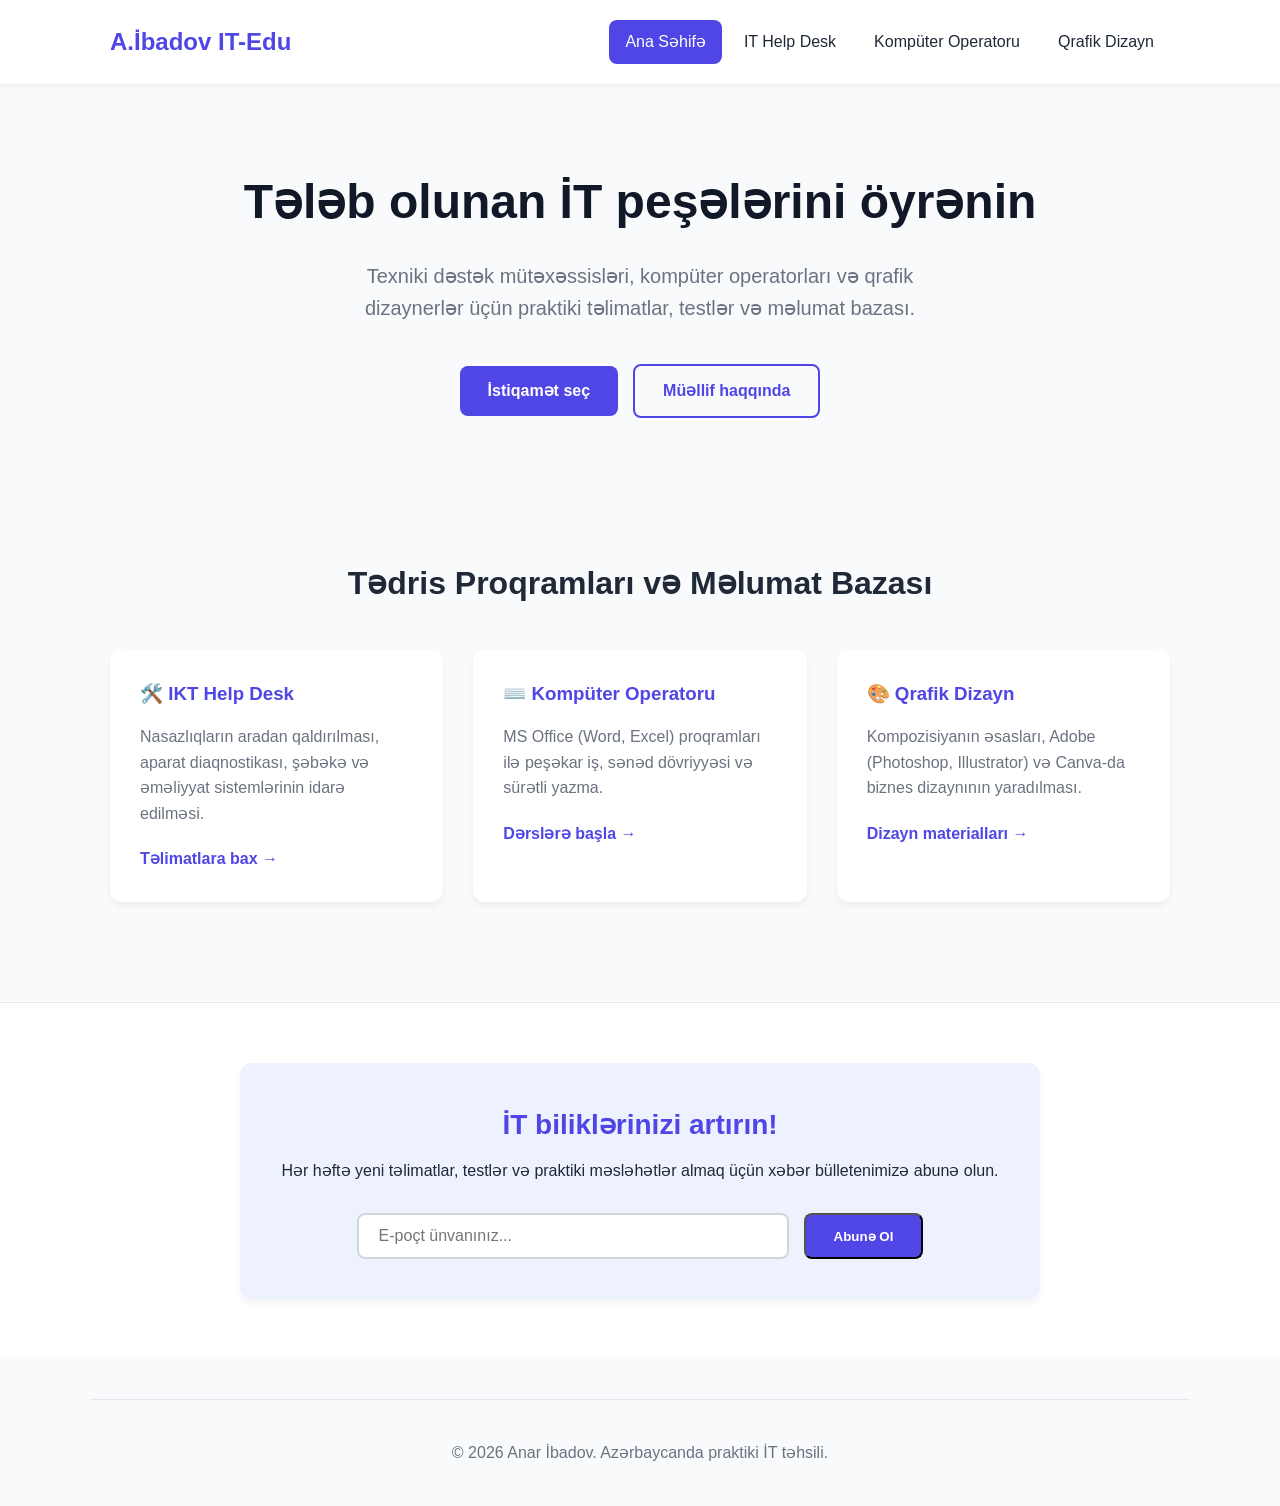
<file: index.html>
<!DOCTYPE html>
<html lang="az">

<head>
    <meta charset="UTF-8">
    <meta name="viewport" content="width=device-width, initial-scale=1.0">
    <title>Anar İbadov | İT və Dizayn Akademiyası</title>
    <link rel="stylesheet" href="css/style.css?v=3">
</head>

<body>

    <!-- Шапка (Header) -->
    <header class="header">
        <div class="container header-flex">
            <div class="logo">A.İbadov IT-Edu</div>
            <button class="mobile-menu-btn" id="menuBtn">☰</button>
            <nav class="nav-links">
                <a href="index.html" class="active">Ana Səhifə</a>
                <a href="helpdesk.html">IT Help Desk</a>
                <a href="operator.html">Kompüter Operatoru</a>
                <a href="design.html">Qrafik Dizayn</a>
            </nav>
        </div>
    </header>

    <!-- Главный экран (Hero Section) -->
    <section class="hero container">
        <h1>Tələb olunan İT peşələrini öyrənin</h1>
        <p>Texniki dəstək mütəxəssisləri, kompüter operatorları və qrafik dizaynerlər üçün praktiki təlimatlar, testlər
            və məlumat bazası.</p>
        <div class="hero-buttons">
            <a href="#courses" class="btn btn-primary">İstiqamət seç</a>
            <a href="#about" class="btn btn-outline">Müəllif haqqında</a>
        </div>
    </section>

    <!-- Разделы (Categories) -->
    <section id="courses" class="categories container">
        <h2>Tədris Proqramları və Məlumat Bazası</h2>
        <div class="grid">

            <div class="card">
                <h3>🛠️ IKT Help Desk</h3>
                <p>Nasazlıqların aradan qaldırılması, aparat diaqnostikası, şəbəkə və əməliyyat sistemlərinin idarə
                    edilməsi.</p>
                <a href="helpdesk.html" class="card-link">Təlimatlara bax →</a>
            </div>

            <div class="card">
                <h3>⌨️ Kompüter Operatoru</h3>
                <p>MS Office (Word, Excel) proqramları ilə peşəkar iş, sənəd dövriyyəsi və sürətli yazma.</p>
                <a href="operator.html" class="card-link">Dərslərə başla →</a>
            </div>

            <div class="card">
                <h3>🎨 Qrafik Dizayn</h3>
                <p>Kompozisiyanın əsasları, Adobe (Photoshop, Illustrator) və Canva-da biznes dizaynının yaradılması.
                </p>
                <a href="design.html" class="card-link">Dizayn materialları →</a>
            </div>

        </div>
    </section>
    <!-- Блок сбора контактов (Lead Generation) -->
    <section class="lead-gen-section">
        <div class="lead-gen-container">
            <div class="lead-gen-text">
                <h2>İT biliklərinizi artırın!</h2>
                <p>Hər həftə yeni təlimatlar, testlər və praktiki məsləhətlər almaq üçün xəbər bülletenimizə abunə olun.
                </p>
            </div>
            <form class="lead-gen-form" id="subscribe-form"
                onsubmit="event.preventDefault(); alert('Təşəkkürlər! E-poçt ünvanınız uğurla qeydə alındı.');">
                <input type="email" placeholder="E-poçt ünvanınız..." required>
                <button type="submit" class="btn btn-primary">Abunə Ol</button>
            </form>
        </div>
    </section>
    <!-- Подвал (Footer) -->
    <footer class="footer container">
        <p>© 2026 Anar İbadov. Azərbaycanda praktiki İT təhsili.</p>
    </footer>

    <script src="js/nav.js?v=3"></script>
    <script src="js/protect.js?v=3"></script>
</body>

</html>
</file>
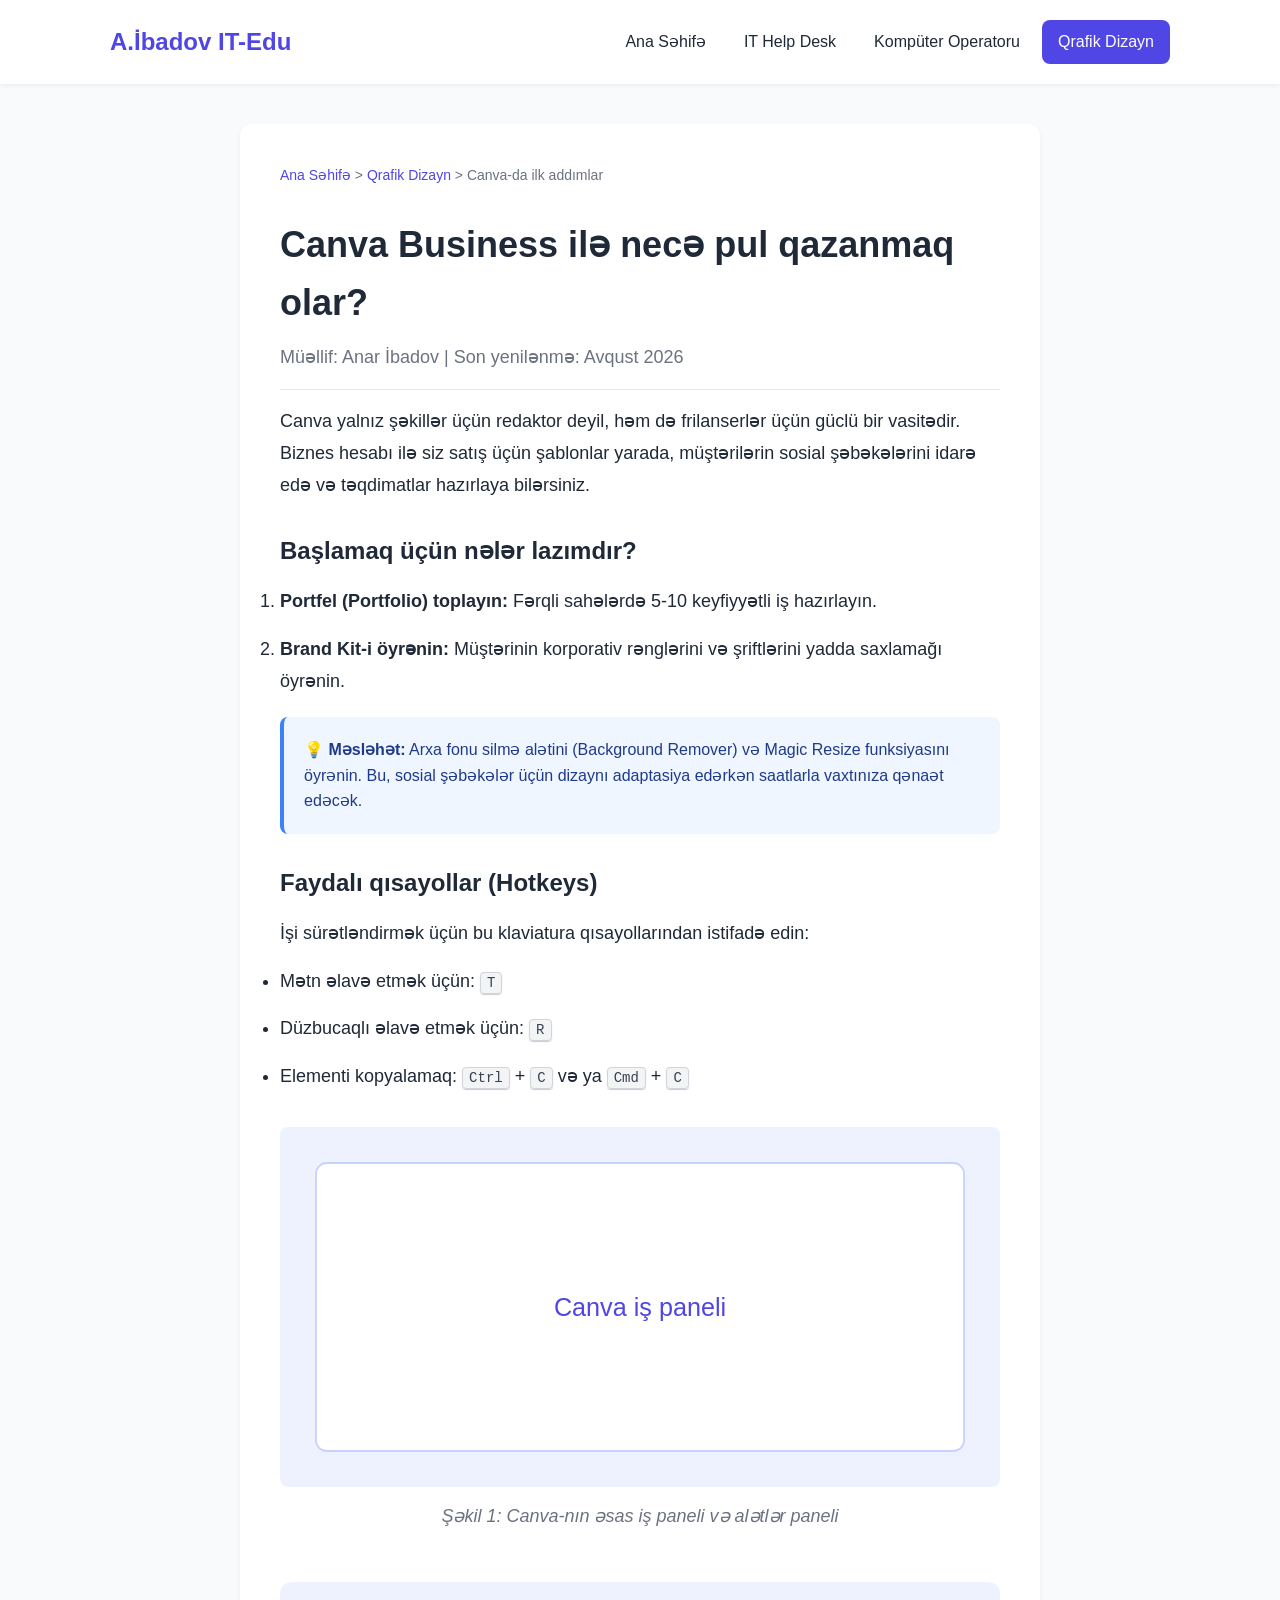
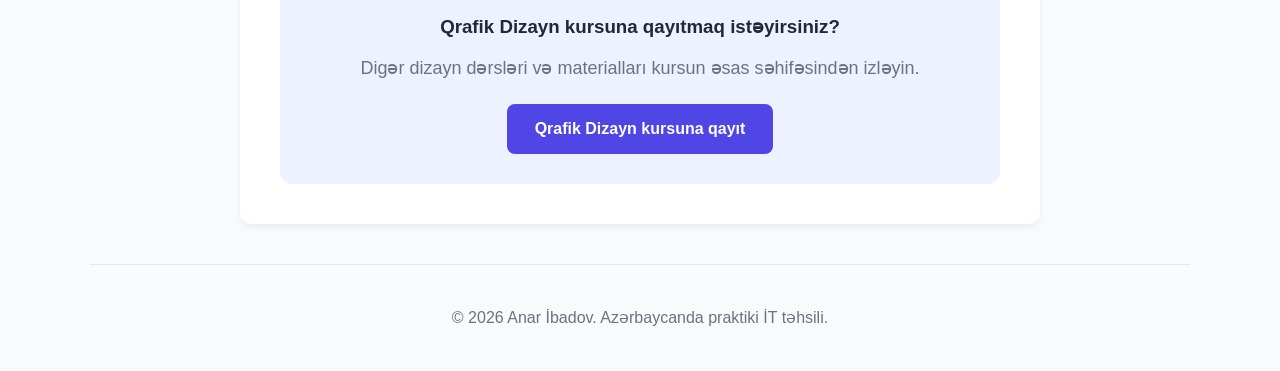
<file: article.html>
<!DOCTYPE html>
<html lang="az">
<head>
    <meta charset="UTF-8">
    <meta name="viewport" content="width=device-width, initial-scale=1.0">
    <title>Canva-da biznes dizaynının yaradılması | A.İbadov IT-Edu</title>
    <link rel="stylesheet" href="css/style.css?v=3">
</head>
<body>

    <!-- Шапка -->
    <header class="header">
        <div class="container header-flex">
            <div class="logo">A.İbadov IT-Edu</div>
            <button class="mobile-menu-btn" id="menuBtn">☰</button>
            <nav class="nav-links">
                <a href="index.html">Ana Səhifə</a>
                <a href="helpdesk.html">IT Help Desk</a>
                <a href="operator.html">Kompüter Operatoru</a>
                <a href="design.html" class="active">Qrafik Dizayn</a>
            </nav>
        </div>
    </header>

    <!-- Основной контент статьи -->
    <main class="container article-container">
        
        <!-- Хлебные крошки (Навигация) -->
        <div class="breadcrumbs">
            <!-- Убрали слэши -->
            <a href="index.html">Ana Səhifə</a> > <a href="design.html">Qrafik Dizayn</a> > Canva-da ilk addımlar
        </div>

        <article class="content">
            <h1>Canva Business ilə necə pul qazanmaq olar?</h1>
            <p class="article-meta">Müəllif: Anar İbadov | Son yenilənmə: Avqust 2026</p>

            <p>Canva yalnız şəkillər üçün redaktor deyil, həm də frilanserlər üçün güclü bir vasitədir. Biznes hesabı ilə siz satış üçün şablonlar yarada, müştərilərin sosial şəbəkələrini idarə edə və təqdimatlar hazırlaya bilərsiniz.</p>

            <h2>Başlamaq üçün nələr lazımdır?</h2>
            <ol>
                <li><strong>Portfel (Portfolio) toplayın:</strong> Fərqli sahələrdə 5-10 keyfiyyətli iş hazırlayın.</li>
                <li><strong>Brand Kit-i öyrənin:</strong> Müştərinin korporativ rənglərini və şriftlərini yadda saxlamağı öyrənin.</li>
            </ol>

            <!-- Блок "Внимание / Важно" -->
            <div class="alert alert-info">
                <strong>💡 Məsləhət:</strong> Arxa fonu silmə alətini (Background Remover) və Magic Resize funksiyasını öyrənin. Bu, sosial şəbəkələr üçün dizaynı adaptasiya edərkən saatlarla vaxtınıza qənaət edəcək.
            </div>

            <h2>Faydalı qısayollar (Hotkeys)</h2>
            <p>İşi sürətləndirmək üçün bu klaviatura qısayollarından istifadə edin:</p>
            <ul>
                <li>Mətn əlavə etmək üçün: <kbd>T</kbd></li>
                <li>Düzbucaqlı əlavə etmək üçün: <kbd>R</kbd></li>
                <li>Elementi kopyalamaq: <kbd>Ctrl</kbd> + <kbd>C</kbd> və ya <kbd>Cmd</kbd> + <kbd>C</kbd></li>
            </ul>

            <!-- Место для скриншота/изображения -->
            <div class="article-image">
                <img src="data:image/svg+xml,%3Csvg xmlns='http://www.w3.org/2000/svg' viewBox='0 0 800 400'%3E%3Crect width='800' height='400' fill='%23EEF2FF'/%3E%3Crect x='40' y='40' width='720' height='320' rx='12' fill='%23FFFFFF' stroke='%23C7D2FE' stroke-width='2'/%3E%3Ctext x='400' y='210' font-family='Arial, sans-serif' font-size='28' fill='%234F46E5' text-anchor='middle'%3ECanva iş paneli%3C/text%3E%3C/svg%3E" alt="Canva iş paneli">
                <p class="caption">Şəkil 1: Canva-nın əsas iş paneli və alətlər paneli</p>
            </div>

            <div style="margin-top: 50px; background: #EEF2FF; padding: 30px; border-radius: 12px; text-align: center;">
                <h3>Qrafik Dizayn kursuna qayıtmaq istəyirsiniz?</h3>
                <p style="color: var(--text-light); margin: 10px 0 20px 0;">Digər dizayn dərsləri və materialları kursun əsas səhifəsindən izləyin.</p>
                <a href="design.html" class="btn btn-primary">Qrafik Dizayn kursuna qayıt</a>
            </div>

        </article>
    </main>

    <footer class="footer container">
        <p>© 2026 Anar İbadov. Azərbaycanda praktiki İT təhsili.</p>
    </footer>

    <script src="js/nav.js?v=3"></script>
    <script src="js/protect.js?v=3"></script>
</body>
</html>
</file>
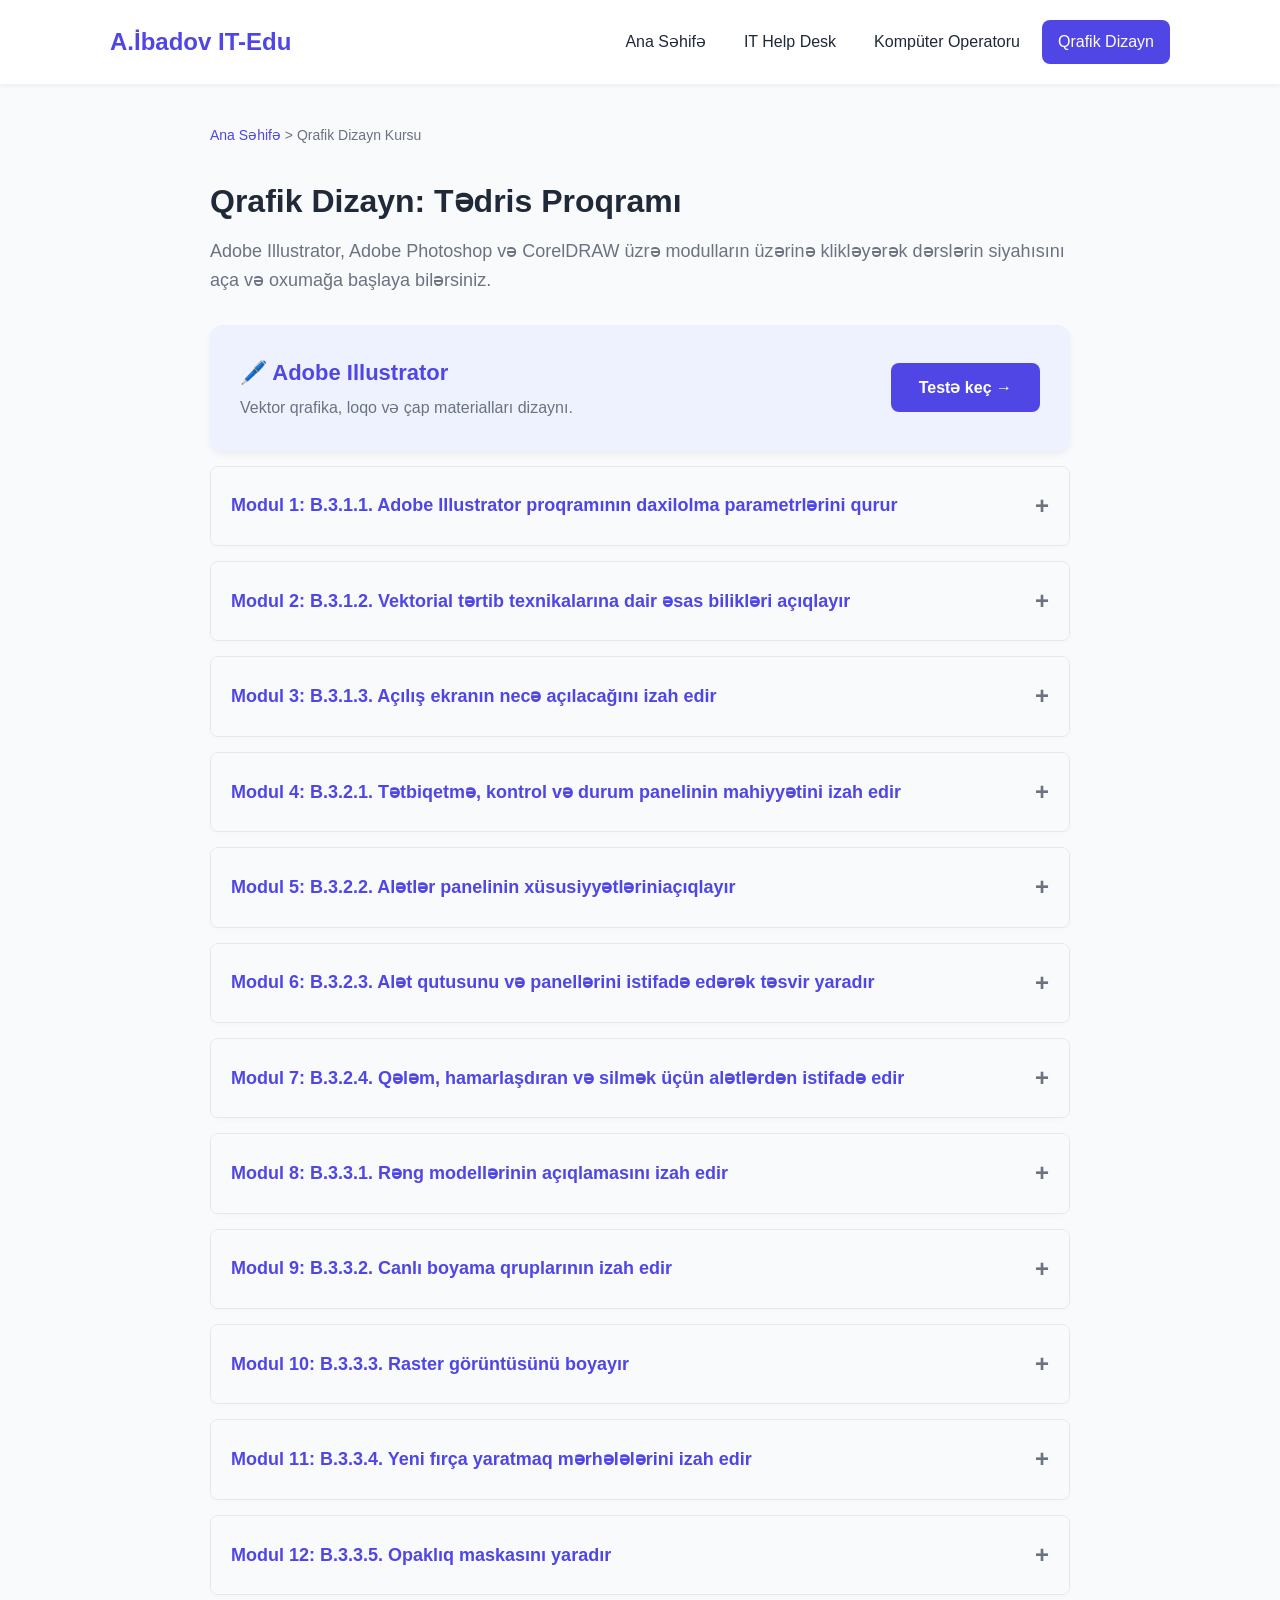
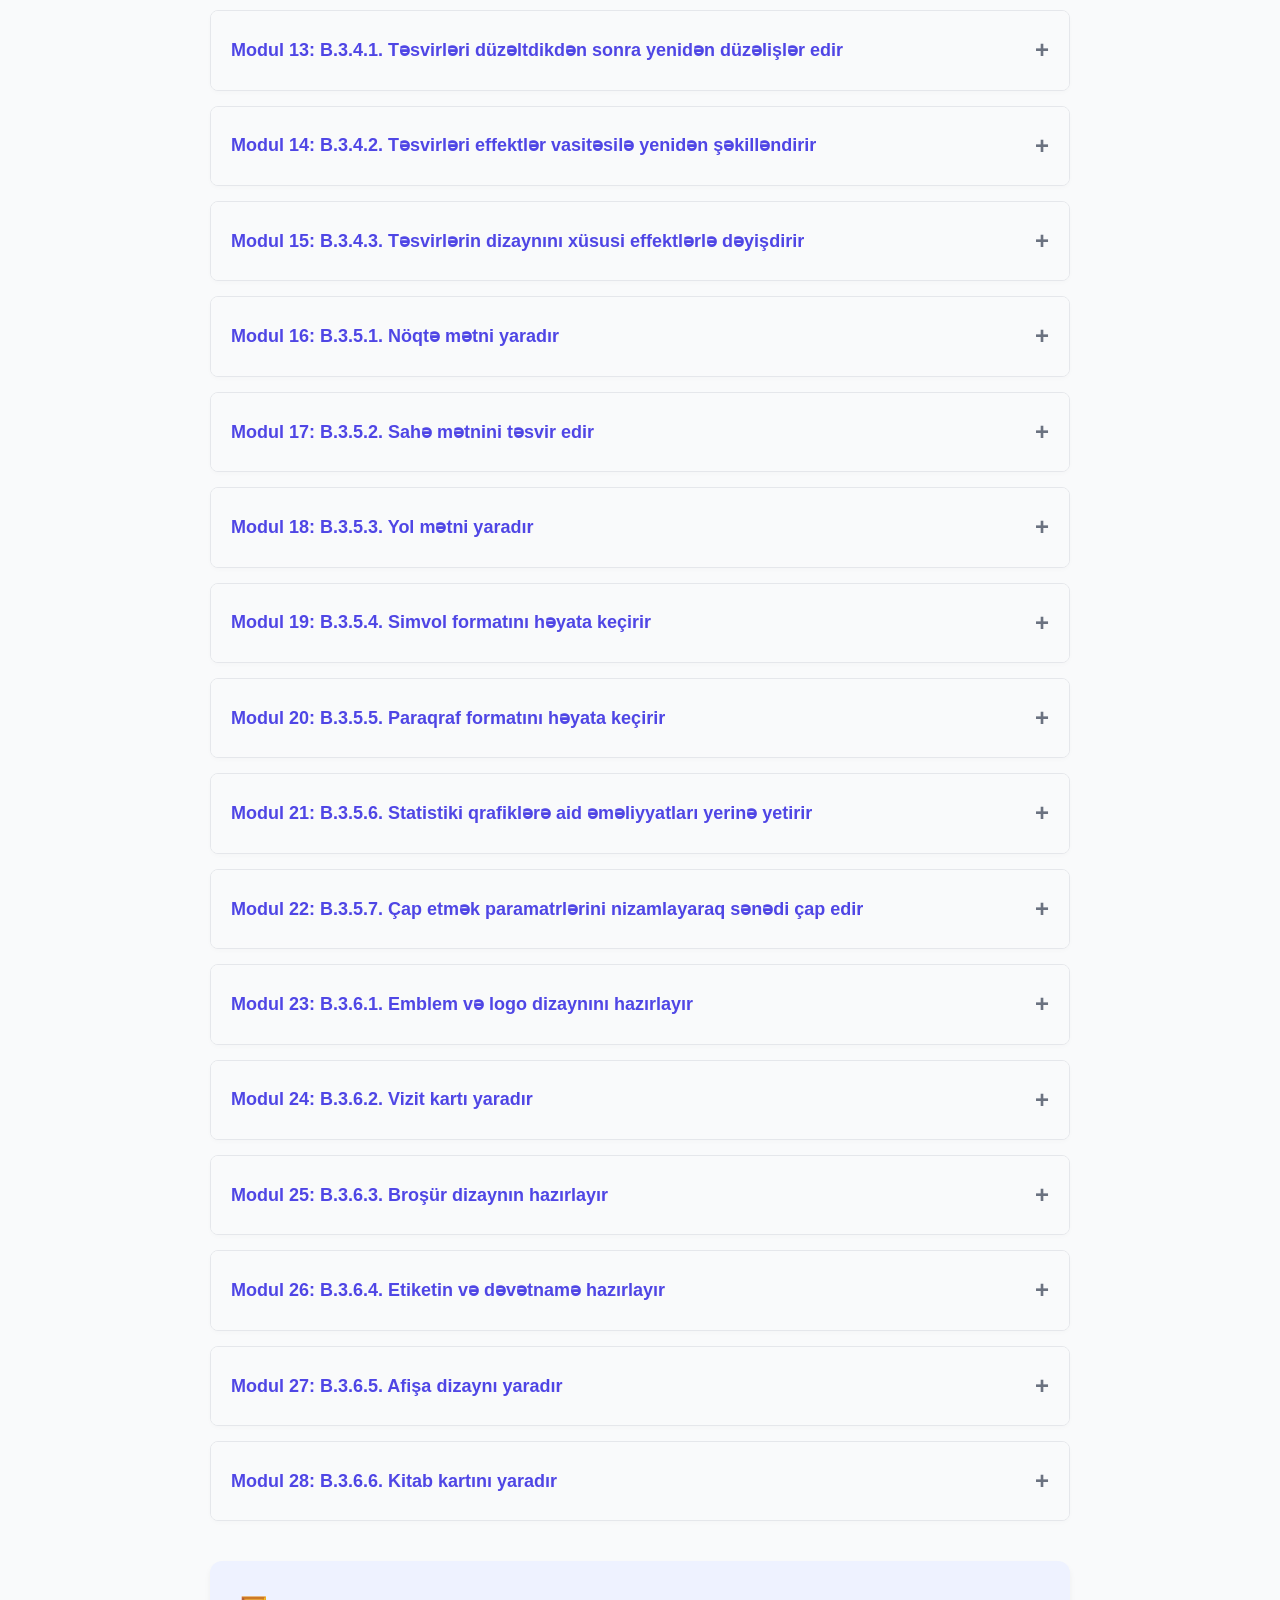
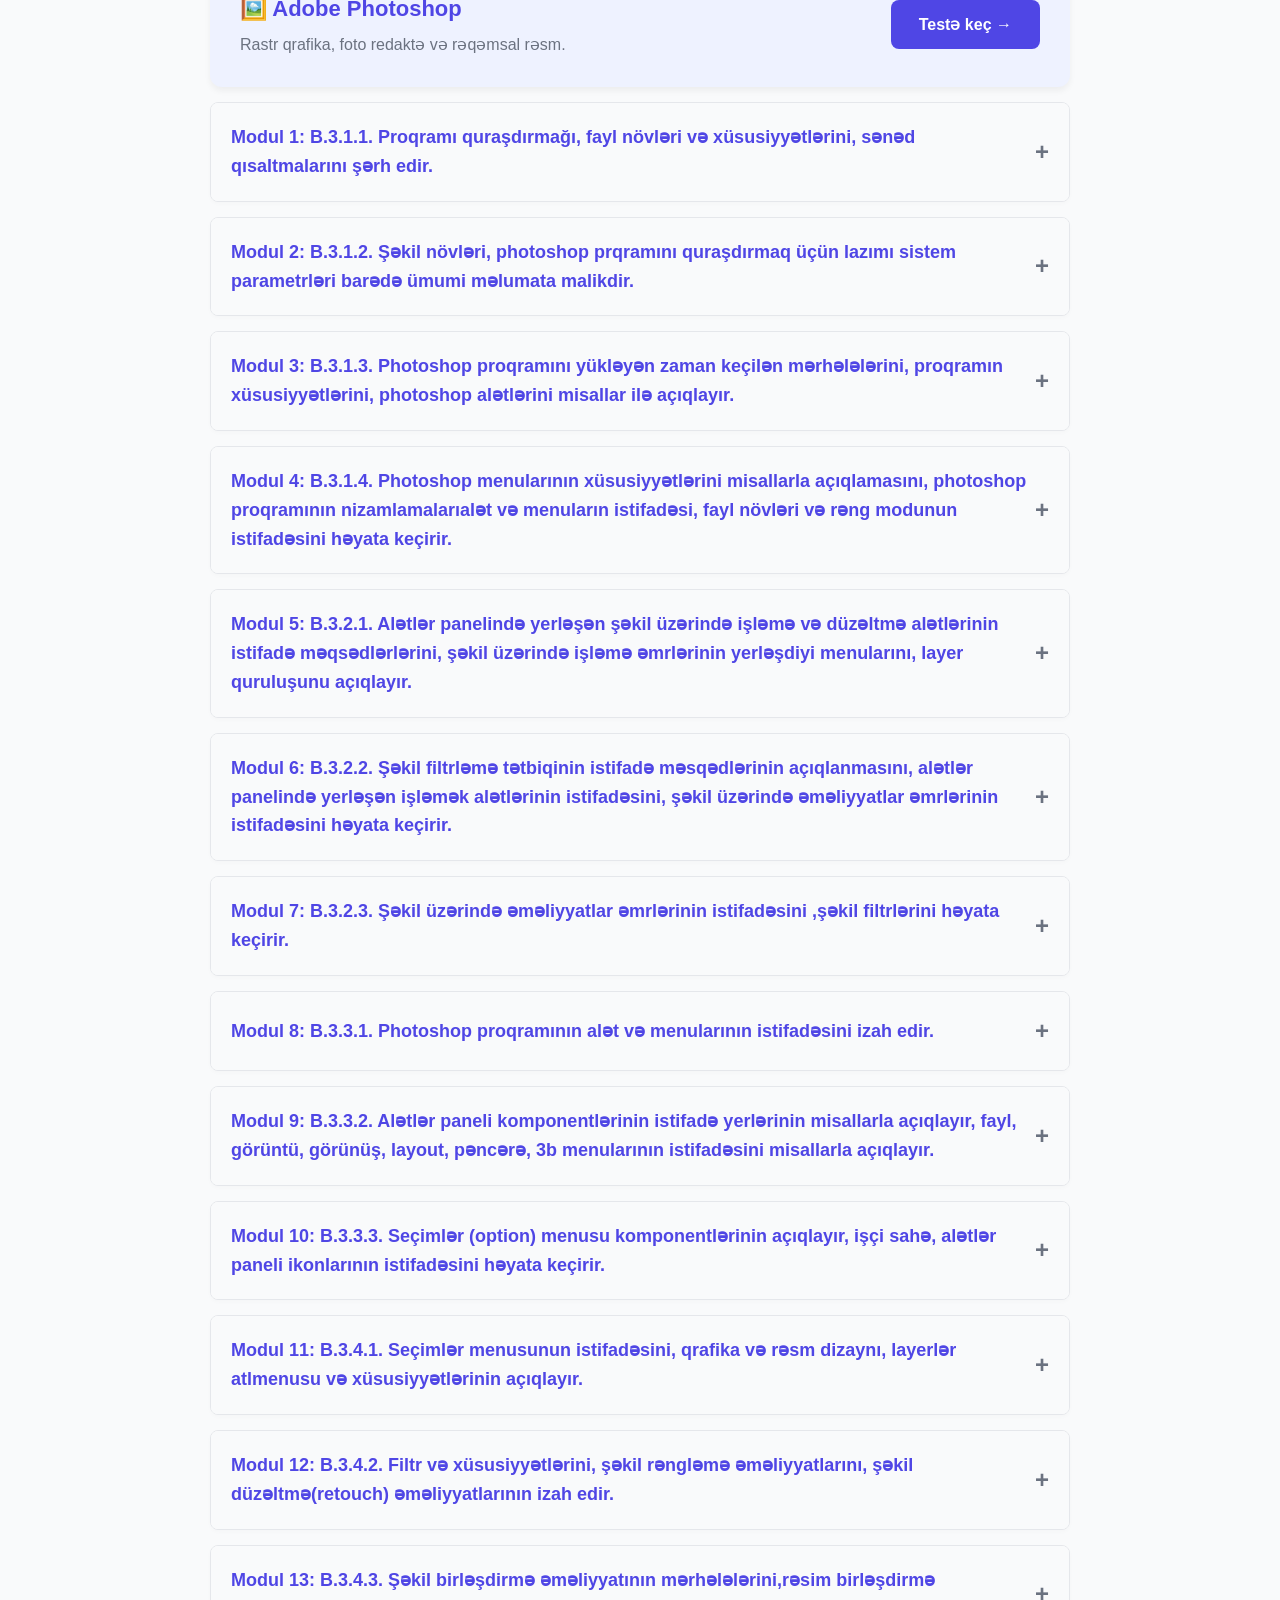
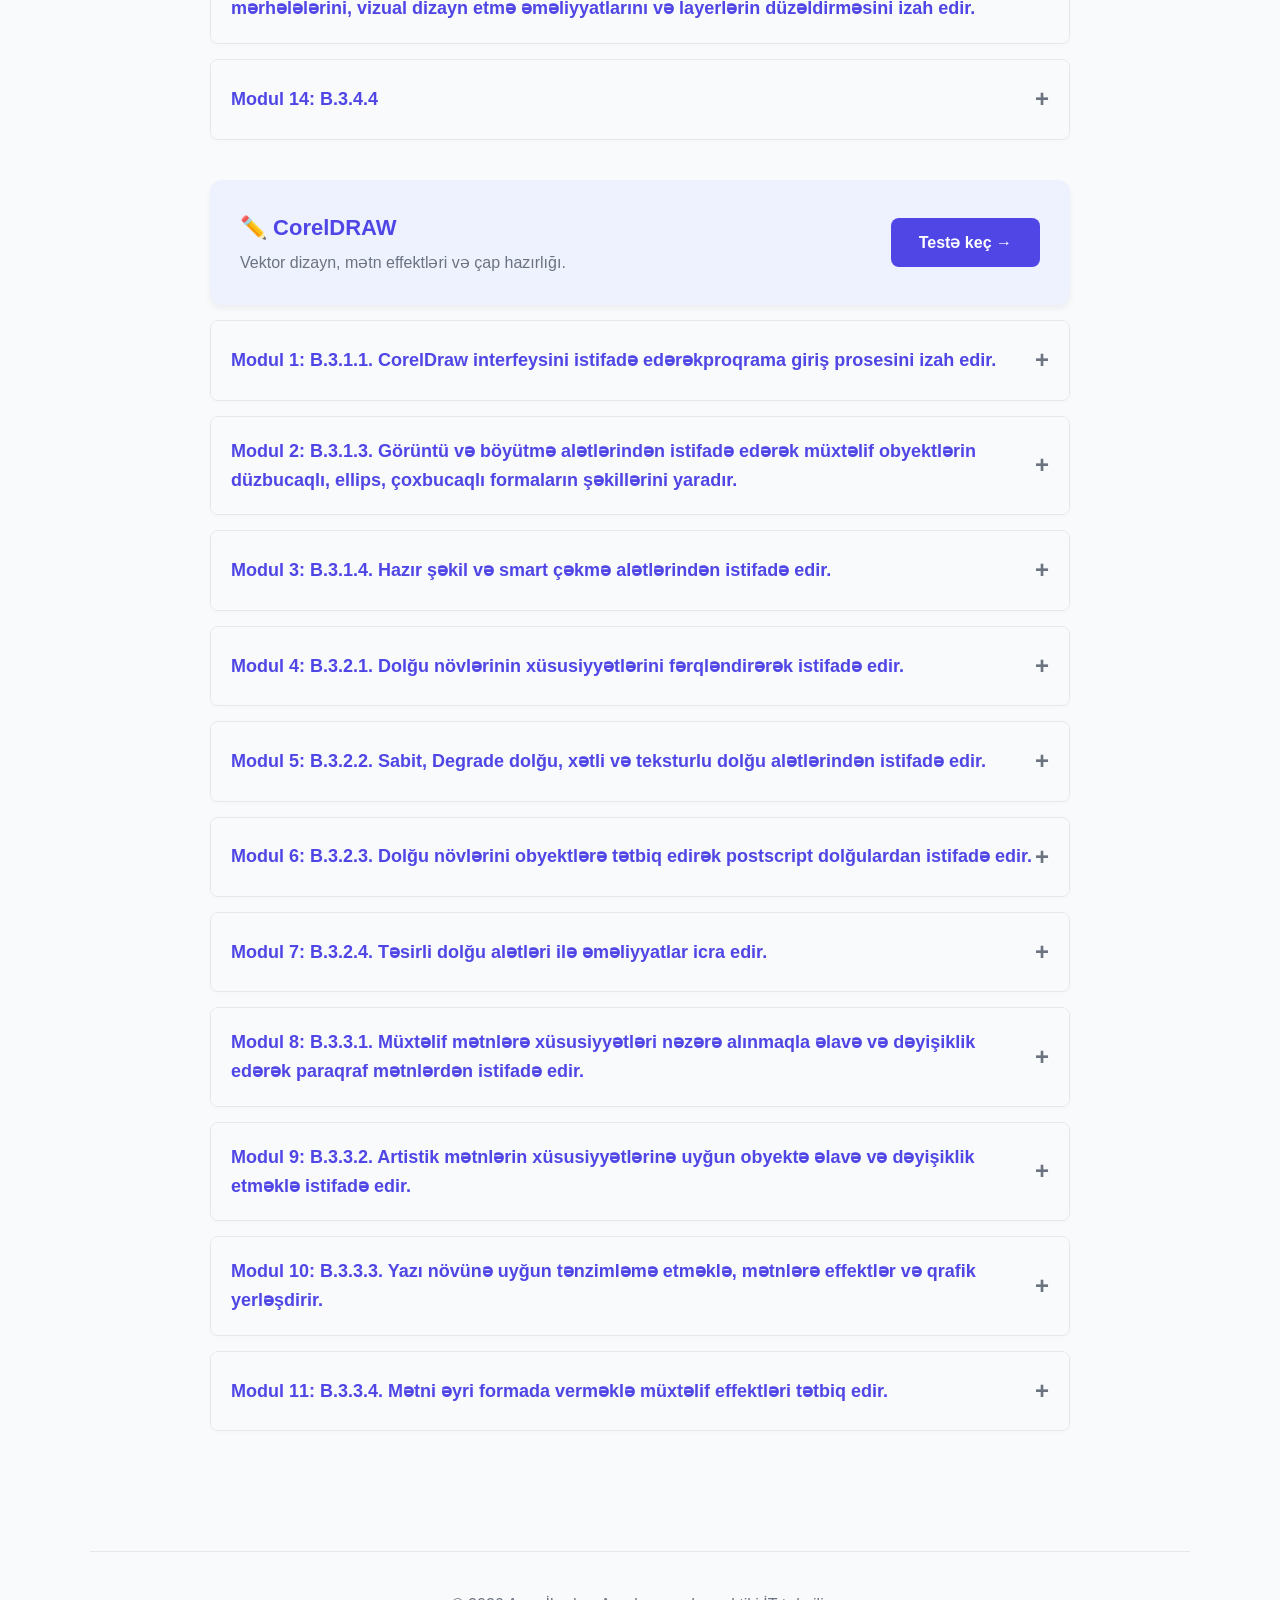
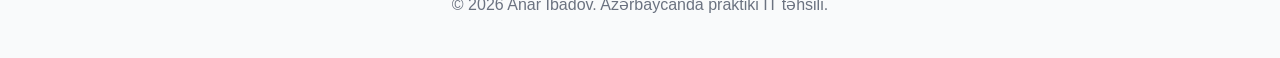
<file: design.html>
<!DOCTYPE html>
<html lang="az">

<head>
    <meta charset="UTF-8">
    <meta name="viewport" content="width=device-width, initial-scale=1.0">
    <title>Qrafik Dizayn Kursu | A.İbadov IT-Edu</title>
    <link rel="stylesheet" href="css/style.css?v=3">
</head>

<body>

    <!-- Şapka -->
    <header class="header">
        <div class="container header-flex">
            <div class="logo">A.İbadov IT-Edu</div>
            <button class="mobile-menu-btn" id="menuBtn">☰</button>
            <nav class="nav-links">
                <a href="index.html">Ana Səhifə</a>
                <a href="helpdesk.html">IT Help Desk</a>
                <a href="operator.html">Kompüter Operatoru</a>
                <a href="design.html" class="active">Qrafik Dizayn</a>
            </nav>
        </div>
    </header>

    <!-- Əsas Məzmun -->
    <main class="container" style="padding: 40px 20px; max-width: 900px; margin: 0 auto;">

        <!-- Çörək qırıntıları (Breadcrumbs) -->
        <div class="breadcrumbs" style="margin-bottom: 30px;">
            <a href="index.html">Ana Səhifə</a> > Qrafik Dizayn Kursu
        </div>

        <h2 style="font-size: 32px; color: var(--text-dark); margin-bottom: 10px;">Qrafik Dizayn: Tədris Proqramı</h2>
        <p style="color: var(--text-light); margin-bottom: 30px; font-size: 18px;">
            Adobe Illustrator, Adobe Photoshop və CorelDRAW üzrə modulların üzərinə klikləyərək dərslərin siyahısını aça və oxumağa başlaya bilərsiniz.
        </p>

        <div class="card" style="margin-bottom: 15px; background: #EEF2FF; border: none; display: flex; justify-content: space-between; align-items: center; flex-wrap: wrap; gap: 15px;">
            <div>
                <h3 style="margin: 0 0 5px 0; color: var(--primary); font-size: 22px;">🖊️ Adobe Illustrator</h3>
                <p style="margin: 0; color: var(--text-light);">Vektor qrafika, loqo və çap materialları dizaynı.</p>
            </div>
            <a href="quiz.html?course=illustrator" class="btn btn-primary">Testə keç →</a>
        </div>

        <div style="margin-bottom: 40px;">
        <details class="course-module">
            <summary>Modul 1: B.3.1.1. Adobe Illustrator proqramının daxilolma parametrlərini qurur</summary>
            <div class="module-content">
                <a href="lesson.html?course=design&amp;id=1" class="lesson-link">📄 Mühazirə 1: Adobe Illustrator proqramının daxilolma parametrləri və interfeysinin ümumi izahı</a>
            </div>
        </details>

        <details class="course-module">
            <summary>Modul 2: B.3.1.2. Vektorial tərtib texnikalarına dair əsas bilikləri açıqlayır</summary>
            <div class="module-content">
                <a href="lesson.html?course=design&amp;id=2" class="lesson-link">📄 Mühazirə 2: Vektorial tərtib texnikaları, vektor qrafikasının əsasları və əsas formaların qurulması</a>
            </div>
        </details>

        <details class="course-module">
            <summary>Modul 3: B.3.1.3. Açılış ekranın necə açılacağını izah edir</summary>
            <div class="module-content">
                <a href="lesson.html?course=design&amp;id=3" class="lesson-link">📄 Mühazirə 3: Açılış ekranının əsas xüsusiyyətləri, ilk tənzimləmə və seçimlər</a>
            </div>
        </details>

        <details class="course-module">
            <summary>Modul 4: B.3.2.1. Tətbiqetmə, kontrol və durum panelinin mahiyyətini izah edir</summary>
            <div class="module-content">
                <a href="lesson.html?course=design&amp;id=4" class="lesson-link">📄 Mühazirə 4: Tətbiqetmə, kontrol və durum panelinin mahiyyəti</a>
            </div>
        </details>

        <details class="course-module">
            <summary>Modul 5: B.3.2.2. Alətlər panelinin xüsusiyyətləriniaçıqlayır</summary>
            <div class="module-content">
                <a href="lesson.html?course=design&amp;id=5" class="lesson-link">📄 Mühazirə 5: Xətkeş və təlimatları "guidelines", ağıllı təlimatlar, mesh tool və sərhədləyici qutu (bounding box)</a>
            </div>
        </details>

        <details class="course-module">
            <summary>Modul 6: B.3.2.3. Alət qutusunu və panellərini istifadə edərək təsvir yaradır</summary>
            <div class="module-content">
                <a href="lesson.html?course=design&amp;id=6" class="lesson-link">📄 Mühazirə 6: Düzbucaqlı, dairəvi kənarlı düzbucaqlı, ellips, çoxkənarlı, ulduz və "lens flare" alətləri</a>
            </div>
        </details>

        <details class="course-module">
            <summary>Modul 7: B.3.2.4. Qələm, hamarlaşdıran və silmək üçün alətlərdən istifadə edir</summary>
            <div class="module-content">
                <a href="lesson.html?course=design&amp;id=7" class="lesson-link">📄 Mühazirə 7: Qələm və bağlantı nöqtəsi əlavə etmək, silmək, çevirmək alətləri</a>
            </div>
        </details>

        <details class="course-module">
            <summary>Modul 8: B.3.3.1. Rəng modellərinin açıqlamasını izah edir</summary>
            <div class="module-content">
                <a href="lesson.html?course=design&amp;id=8" class="lesson-link">📄 Mühazirə 8: Rəng seçiminin izahı, rəng panellərinin açıqlaması, rəng nümunələri və rəng qruplarının izahı</a>
            </div>
        </details>

        <details class="course-module">
            <summary>Modul 9: B.3.3.2. Canlı boyama qruplarının izah edir</summary>
            <div class="module-content">
                <a href="lesson.html?course=design&amp;id=9" class="lesson-link">📄 Mühazirə 9: Canlı boyama qrupları, dolğu və kontur boyama</a>
            </div>
        </details>

        <details class="course-module">
            <summary>Modul 10: B.3.3.3. Raster görüntüsünü boyayır</summary>
            <div class="module-content">
                <a href="lesson.html?course=design&amp;id=10" class="lesson-link">📄 Mühazirə 10: Fırçalar və panelinin izahı, raster görüntüsünün boyanması</a>
            </div>
        </details>

        <details class="course-module">
            <summary>Modul 11: B.3.3.4. Yeni fırça yaratmaq mərhələlərini izah edir</summary>
            <div class="module-content">
                <a href="lesson.html?course=design&amp;id=11" class="lesson-link">📄 Mühazirə 11: Fırça seçimləri, fırça növlərinin seçimi və yeni fırça yaratmaq mərhələləri</a>
            </div>
        </details>

        <details class="course-module">
            <summary>Modul 12: B.3.3.5. Opaklıq maskasını yaradır</summary>
            <div class="module-content">
                <a href="lesson.html?course=design&amp;id=12" class="lesson-link">📄 Mühazirə 12: Qarışdırma modları, degradelər, qəfəslər və pattern-lər</a>
            </div>
        </details>

        <details class="course-module">
            <summary>Modul 13: B.3.4.1. Təsvirləri düzəltdikdən sonra yenidən düzəlişlər edir</summary>
            <div class="module-content">
                <a href="lesson.html?course=design&amp;id=13" class="lesson-link">📄 Mühazirə 13: Təsvirləri çevirmək və deformasiya etmək, birləşdirmək, qırpma (crop) aləti</a>
            </div>
        </details>

        <details class="course-module">
            <summary>Modul 14: B.3.4.2. Təsvirləri effektlər vasitəsilə yenidən şəkilləndirir</summary>
            <div class="module-content">
                <a href="lesson.html?course=design&amp;id=14" class="lesson-link">📄 Mühazirə 14: 3D təsvirlər, 3D əsasları, Extrude &amp; Bevel, Revolve, Rotate və materiallar</a>
            </div>
        </details>

        <details class="course-module">
            <summary>Modul 15: B.3.4.3. Təsvirlərin dizaynını xüsusi effektlərlə dəyişdirir</summary>
            <div class="module-content">
                <a href="lesson.html?course=design&amp;id=15" class="lesson-link">📄 Mühazirə 15: Rasterləşdirmə effekti, stilize effektləri və SVG filtrləri</a>
            </div>
        </details>

        <details class="course-module">
            <summary>Modul 16: B.3.5.1. Nöqtə mətni yaradır</summary>
            <div class="module-content">
                <a href="lesson.html?course=design&amp;id=16" class="lesson-link">📄 Mühazirə 16: Nöqtə mətninin idxalı və mətnin seçilməsinin izahı</a>
            </div>
        </details>

        <details class="course-module">
            <summary>Modul 17: B.3.5.2. Sahə mətnini təsvir edir</summary>
            <div class="module-content">
                <a href="lesson.html?course=design&amp;id=17" class="lesson-link">📄 Mühazirə 17: Sahə mətninin idxalı, sahə mətnində seçim və redaktənin izahı</a>
            </div>
        </details>

        <details class="course-module">
            <summary>Modul 18: B.3.5.3. Yol mətni yaradır</summary>
            <div class="module-content">
                <a href="lesson.html?course=design&amp;id=18" class="lesson-link">📄 Mühazirə 18: Yol mətni yaradılması, yol mətninin idxalı və redaktəsi</a>
            </div>
        </details>

        <details class="course-module">
            <summary>Modul 19: B.3.5.4. Simvol formatını həyata keçirir</summary>
            <div class="module-content">
                <a href="lesson.html?course=design&amp;id=19" class="lesson-link">📄 Mühazirə 19: Simvol formatlanması, simvol formatlanmasının əsasları və irəli effektlər</a>
            </div>
        </details>

        <details class="course-module">
            <summary>Modul 20: B.3.5.5. Paraqraf formatını həyata keçirir</summary>
            <div class="module-content">
                <a href="lesson.html?course=design&amp;id=20" class="lesson-link">📄 Mühazirə 20: Paraqraf formatlanması, paraqraf formatlanmasının əsasları və irəli effektlər</a>
            </div>
        </details>

        <details class="course-module">
            <summary>Modul 21: B.3.5.6. Statistiki qrafiklərə aid əməliyyatları yerinə yetirir</summary>
            <div class="module-content">
                <a href="lesson.html?course=design&amp;id=21" class="lesson-link">📄 Mühazirə 21: Statistiki qrafiklər, sütun, dairəvi qrafiklər və infoqrafika əməliyyatları</a>
            </div>
        </details>

        <details class="course-module">
            <summary>Modul 22: B.3.5.7. Çap etmək paramatrlərini nizamlayaraq sənədi çap edir</summary>
            <div class="module-content">
                <a href="lesson.html?course=design&amp;id=22" class="lesson-link">📄 Mühazirə 22: Kompleks təsviri çap etmək, rəng ayırımlarını tənzimləmək, çap işarələrinin açıqlaması və çap seçimləri</a>
            </div>
        </details>

        <details class="course-module">
            <summary>Modul 23: B.3.6.1. Emblem və logo dizaynını hazırlayır</summary>
            <div class="module-content">
                <a href="lesson.html?course=design&amp;id=23" class="lesson-link">📄 Mühazirə 23: Emblem və loqo dizaynının hazırlanması, nümunələrin tədqiqi və eskiz mərhələləri</a>
            </div>
        </details>

        <details class="course-module">
            <summary>Modul 24: B.3.6.2. Vizit kartı yaradır</summary>
            <div class="module-content">
                <a href="lesson.html?course=design&amp;id=24" class="lesson-link">📄 Mühazirə 24: Vizit kartı dizaynı, layout, eskiz hazırlığı, rəqəmsal dizayn və çapa hazırlıq</a>
            </div>
        </details>

        <details class="course-module">
            <summary>Modul 25: B.3.6.3. Broşür dizaynın hazırlayır</summary>
            <div class="module-content">
                <a href="lesson.html?course=design&amp;id=25" class="lesson-link">📄 Mühazirə 25: Broşür dizaynı, dizayn prinsipləri, eskiz, kompozisiya, rəqəmsal dizayn və çapa hazırlıq</a>
            </div>
        </details>

        <details class="course-module">
            <summary>Modul 26: B.3.6.4. Etiketin və dəvətnamə hazırlayır</summary>
            <div class="module-content">
                <a href="lesson.html?course=design&amp;id=26" class="lesson-link">📄 Mühazirə 26: Etiketin və dəvətnamənin hazırlanması, layout, eskiz, rəqəmsal dizayn və çapa hazırlıq</a>
            </div>
        </details>

        <details class="course-module">
            <summary>Modul 27: B.3.6.5. Afişa dizaynı yaradır</summary>
            <div class="module-content">
                <a href="lesson.html?course=design&amp;id=27" class="lesson-link">📄 Mühazirə 27: Afişa (poster) dizaynı, planlama, eskiz, rəqəmsal dizayn və çapa hazırlıq</a>
            </div>
        </details>

        <details class="course-module">
            <summary>Modul 28: B.3.6.6. Kitab kartını yaradır</summary>
            <div class="module-content">
                <a href="lesson.html?course=design&amp;id=28" class="lesson-link">📄 Mühazirə 28: Kitab kartı (Book Cover / Dust Jacket / Kitab üzlüyü) dizaynı, layout, eskiz, rəqəmsal dizayn və çapa hazırlıq</a>
            </div>
        </details>

        </div>

        <div class="card" style="margin-bottom: 15px; background: #EEF2FF; border: none; display: flex; justify-content: space-between; align-items: center; flex-wrap: wrap; gap: 15px;">
            <div>
                <h3 style="margin: 0 0 5px 0; color: var(--primary); font-size: 22px;">🖼️ Adobe Photoshop</h3>
                <p style="margin: 0; color: var(--text-light);">Rastr qrafika, foto redaktə və rəqəmsal rəsm.</p>
            </div>
            <a href="quiz.html?course=photoshop" class="btn btn-primary">Testə keç →</a>
        </div>

        <div style="margin-bottom: 40px;">
        <details class="course-module">
            <summary>Modul 1: B.3.1.1. Proqramı quraşdırmağı, fayl növləri və xüsusiyyətlərini, sənəd qısaltmalarını şərh edir.</summary>
            <div class="module-content">
                <a href="lesson.html?course=design&amp;id=29" class="lesson-link">📄 Mühazirə 1: Adobe Photoshop proqramının quraşdırılması, fayl növləri, fayl xüsusiyyətləri və sənəd qısaltmaları</a>
            </div>
        </details>

        <details class="course-module">
            <summary>Modul 2: B.3.1.2. Şəkil növləri, photoshop prqramını quraşdırmaq üçün lazımı sistem parametrləri barədə ümumi məlumata malikdir.</summary>
            <div class="module-content">
                <a href="lesson.html?course=design&amp;id=30" class="lesson-link">📄 Mühazirə 2: Sənəd qısaltmaları (davamı), şəkil növləri və Photoshop proqramını quraşdırmaq üçün lazımi sistem parametrləri</a>
            </div>
        </details>

        <details class="course-module">
            <summary>Modul 3: B.3.1.3. Photoshop proqramını yükləyən zaman keçilən mərhələlərini, proqramın xüsusiyyətlərini, photoshop alətlərini misallar ilə açıqlayır.</summary>
            <div class="module-content">
                <a href="lesson.html?course=design&amp;id=31" class="lesson-link">📄 Mühazirə 3: Photoshop proqramını yükləyən zaman keçilən mərhələlər, proqramın xüsusiyyətləri və əsas alətlərin izahı</a>
            </div>
        </details>

        <details class="course-module">
            <summary>Modul 4: B.3.1.4. Photoshop menularının xüsusiyyətlərini misallarla açıqlamasını, photoshop proqramının nizamlamalarıalət və menuların istifadəsi, fayl növləri və rəng modunun istifadəsini həyata keçirir.</summary>
            <div class="module-content">
                <a href="lesson.html?course=design&amp;id=32" class="lesson-link">📄 Mühazirə 4: Photoshop menyularının xüsusiyyətləri, nizamlamaları, alət və menyuların istifadəsi, fayl növləri və rəng modları</a>
            </div>
        </details>

        <details class="course-module">
            <summary>Modul 5: B.3.2.1. Alətlər panelində yerləşən şəkil üzərində işləmə və düzəltmə alətlərinin istifadə məqsədlərlərini, şəkil üzərində işləmə əmrlərinin yerləşdiyi menularını, layer quruluşunu açıqlayır.</summary>
            <div class="module-content">
                <a href="lesson.html?course=design&amp;id=33" class="lesson-link">📄 Mühazirə 5: Alətlər panelində yerləşən şəkil üzərində işləmə və düzəltmə alətlərinin istifadə məqsədləri, şəkil üzərində işləmə əmrləri və layer quruluşu</a>
            </div>
        </details>

        <details class="course-module">
            <summary>Modul 6: B.3.2.2. Şəkil filtrləmə tətbiqinin istifadə məsqədlərinin açıqlanmasını, alətlər panelində yerləşən işləmək alətlərinin istifadəsini, şəkil üzərində əməliyyatlar əmrlərinin istifadəsini həyata keçirir.</summary>
            <div class="module-content">
                <a href="lesson.html?course=design&amp;id=34" class="lesson-link">📄 Mühazirə 6: Layer quruluşunun açıqlaması (davamı), şəkil filtrləmə tətbiqinin istifadə məqsədləri və filtr əməliyyatları</a>
            </div>
        </details>

        <details class="course-module">
            <summary>Modul 7: B.3.2.3. Şəkil üzərində əməliyyatlar əmrlərinin istifadəsini ,şəkil filtrlərini həyata keçirir.</summary>
            <div class="module-content">
                <a href="lesson.html?course=design&amp;id=35" class="lesson-link">📄 Mühazirə 7: Şəkil üzərində əməliyyatlar əmrlərinin istifadəsi (davamı) və şəkil filtrlərinin tətbiqi</a>
            </div>
        </details>

        <details class="course-module">
            <summary>Modul 8: B.3.3.1. Photoshop proqramının alət və menularının istifadəsini izah edir.</summary>
            <div class="module-content">
                <a href="lesson.html?course=design&amp;id=36" class="lesson-link">📄 Mühazirə 8: Photoshop proqramının alət və menyularının istifadəsi — Seçim, hərəkət, redaktə, retuş, rəng və vektor alətləri</a>
            </div>
        </details>

        <details class="course-module">
            <summary>Modul 9: B.3.3.2. Alətlər paneli komponentlərinin istifadə yerlərinin misallarla açıqlayır, fayl, görüntü, görünüş, layout, pəncərə, 3b menularının istifadəsini misallarla açıqlayır.</summary>
            <div class="module-content">
                <a href="lesson.html?course=design&amp;id=37" class="lesson-link">📄 Mühazirə 9: Menuların əsas istifadəsi — File, Edit, Image, Layer, Select, Filter, View, Window və 3D menyuları</a>
            </div>
        </details>

        <details class="course-module">
            <summary>Modul 10: B.3.3.3. Seçimlər (option) menusu komponentlərinin açıqlayır, işçi sahə, alətlər paneli ikonlarının istifadəsini həyata keçirir.</summary>
            <div class="module-content">
                <a href="lesson.html?course=design&amp;id=38" class="lesson-link">📄 Mühazirə 10: Alətlər panelinin komponentlərinin izahı (davamı) və qabaqcıl tətbiq sahələri</a>
                <a href="lesson.html?course=design&amp;id=39" class="lesson-link">📄 Mühazirə 11: Seçimlər (Options) menyusu komponentləri, işçi sahə (Workspace), alətlər paneli ikonlarının istifadəsi və menyuların kompleks tətbiqi</a>
            </div>
        </details>

        <details class="course-module">
            <summary>Modul 11: B.3.4.1. Seçimlər menusunun istifadəsini, qrafika və rəsm dizaynı, layerlər atlmenusu və xüsusiyyətlərinin açıqlayır.</summary>
            <div class="module-content">
                <a href="lesson.html?course=design&amp;id=40" class="lesson-link">📄 Mühazirə 12: Seçimlər (Select) menyusunun istifadəsi, qrafika və rəsm dizaynı (Vector vs Raster), layerlər altmenyusu və xüsusiyyətləri</a>
            </div>
        </details>

        <details class="course-module">
            <summary>Modul 12: B.3.4.2. Filtr və xüsusiyyətlərini, şəkil rəngləmə əməliyyatlarını, şəkil düzəltmə(retouch) əməliyyatlarının izah edir.</summary>
            <div class="module-content">
                <a href="lesson.html?course=design&amp;id=41" class="lesson-link">📄 Mühazirə 13: Filtr və xüsusiyyətlərinin izahı, şəkil rəngləmə və şəkil düzəltmə (retouch) əməliyyatları</a>
            </div>
        </details>

        <details class="course-module">
            <summary>Modul 13: B.3.4.3. Şəkil birləşdirmə əməliyyatının mərhələlərini,rəsim birləşdirmə mərhələlərini, vizual dizayn etmə əməliyyatlarını və layerlərin düzəldirməsini izah edir.</summary>
            <div class="module-content">
                <a href="lesson.html?course=design&amp;id=42" class="lesson-link">📄 Mühazirə 14: Şəkil birləşdirmə əməliyyatının mərhələləri, vizual dizayn əməliyyatları və layerlərin düzəldilməsi</a>
            </div>
        </details>

        <details class="course-module">
            <summary>Modul 14: B.3.4.4</summary>
            <div class="module-content">
                <a href="lesson.html?course=design&amp;id=43" class="lesson-link">📄 Mühazirə 15: Rəsm üzərində rəngləmə və düzəltmə əməliyyatlarının istifadəsi, rəsm dizaynı</a>
            </div>
        </details>

        </div>

        <div class="card" style="margin-bottom: 15px; background: #EEF2FF; border: none; display: flex; justify-content: space-between; align-items: center; flex-wrap: wrap; gap: 15px;">
            <div>
                <h3 style="margin: 0 0 5px 0; color: var(--primary); font-size: 22px;">✏️ CorelDRAW</h3>
                <p style="margin: 0; color: var(--text-light);">Vektor dizayn, mətn effektləri və çap hazırlığı.</p>
            </div>
            <a href="quiz.html?course=coreldraw" class="btn btn-primary">Testə keç →</a>
        </div>

        <div style="margin-bottom: 40px;">
        <details class="course-module">
            <summary>Modul 1: B.3.1.1. CorelDraw interfeysini istifadə edərəkproqrama giriş prosesini izah edir.</summary>
            <div class="module-content">
                <a href="lesson.html?course=design&amp;id=44" class="lesson-link">📄 Mühazirə 1: CorelDRAW proqramına giriş, vektor qrafikasının əsas anlayışları, interfeys və əsas alətlər paneli</a>
                <a href="lesson.html?course=design&amp;id=45" class="lesson-link">📄 Mühazirə 2: Forma və obyektlərin yaradılması, obyektlərin idarə olunması, mətn və effektlərlə işləmə</a>
            </div>
        </details>

        <details class="course-module">
            <summary>Modul 2: B.3.1.3. Görüntü və böyütmə alətlərindən istifadə edərək müxtəlif obyektlərin düzbucaqlı, ellips, çoxbucaqlı formaların şəkillərini yaradır.</summary>
            <div class="module-content">
                <a href="lesson.html?course=design&amp;id=46" class="lesson-link">📄 Mühazirə 3: Görüntü və böyütmə alətləri (Zoom və Pan), görüntünün idarə olunması, obyekt və formaların hazırlanması, formanın redaktəsi və cədvəllərdən istifadə qaydası</a>
            </div>
        </details>

        <details class="course-module">
            <summary>Modul 3: B.3.1.4. Hazır şəkil və smart çəkmə alətlərindən istifadə edir.</summary>
            <div class="module-content">
                <a href="lesson.html?course=design&amp;id=47" class="lesson-link">📄 Mühazirə 4: Şəkil və smart çəkmə alətlərindən istifadə, şəkil çəkməyə giriş, şəkil redaktəsi, Smart Drawing Tool və hazır fiqurlar</a>
            </div>
        </details>

        <details class="course-module">
            <summary>Modul 4: B.3.2.1. Dolğu növlərinin xüsusiyyətlərini fərqləndirərək istifadə edir.</summary>
            <div class="module-content">
                <a href="lesson.html?course=design&amp;id=48" class="lesson-link">📄 Mühazirə 5: CorelDRAW proqramında dolğu alətlərinə giriş, dolğu növləri və xüsusiyyətlərinin fərqləndirilməsi</a>
            </div>
        </details>

        <details class="course-module">
            <summary>Modul 5: B.3.2.2. Sabit, Degrade dolğu, xətli və teksturlu dolğu alətlərindən istifadə edir.</summary>
            <div class="module-content">
                <a href="lesson.html?course=design&amp;id=49" class="lesson-link">📄 Mühazirə 6: Sabit dolğu alətləri (Uniform Fill) və degradə (Fountain Fill) — əsas anlayışlar və tətbiq qaydaları</a>
            </div>
        </details>

        <details class="course-module">
            <summary>Modul 6: B.3.2.3. Dolğu növlərini obyektlərə tətbiq edirək postscript dolğulardan istifadə edir.</summary>
            <div class="module-content">
                <a href="lesson.html?course=design&amp;id=50" class="lesson-link">📄 Mühazirə 7: Dolğuların obyektlərə tətbiqi, rəng palitrası, naxış, inkişaf etmiş dolğular (Mesh Fill və PostScript Fill) və müxtəlif dolğu növlərinin bir layihədə tətbiqi</a>
            </div>
        </details>

        <details class="course-module">
            <summary>Modul 7: B.3.2.4. Təsirli dolğu alətləri ilə əməliyyatlar icra edir.</summary>
            <div class="module-content">
                <a href="lesson.html?course=design&amp;id=51" class="lesson-link">📄 Mühazirə 8: Təsirli dolğu alətləri (Interactive Fill Tools) və Fountain Fill (Gradient) ilə dərinləşdirilmiş işləmə</a>
            </div>
        </details>

        <details class="course-module">
            <summary>Modul 8: B.3.3.1. Müxtəlif mətnlərə xüsusiyyətləri nəzərə alınmaqla əlavə və dəyişiklik edərək paraqraf mətnlərdən istifadə edir.</summary>
            <div class="module-content">
                <a href="lesson.html?course=design&amp;id=52" class="lesson-link">📄 Mühazirə 9: CorelDRAW proqramında mətn alətləri ilə tanışlıq, mətnlərin xüsusiyyətləri və paraqraf (abzas) mətnlərin tətbiqi</a>
            </div>
        </details>

        <details class="course-module">
            <summary>Modul 9: B.3.3.2. Artistik mətnlərin xüsusiyyətlərinə uyğun obyektə əlavə və dəyişiklik etməklə istifadə edir.</summary>
            <div class="module-content">
                <a href="lesson.html?course=design&amp;id=53" class="lesson-link">📄 Mühazirə 10: Artistik mətnlərin xüsusiyyətləri, istifadə qaydası, mətnin formatlaşdırılması, transformasiyası və əyri xətt üzrə yazı (Fit Text to Path)</a>
            </div>
        </details>

        <details class="course-module">
            <summary>Modul 10: B.3.3.3. Yazı növünə uyğun tənzimləmə etməklə, mətnlərə effektlər və qrafik yerləşdirir.</summary>
            <div class="module-content">
                <a href="lesson.html?course=design&amp;id=54" class="lesson-link">📄 Mühazirə 11: Yazı növlərinə giriş, yazı formatlaşdırması, mətnlərə qrafik yerləşdirilməsi və vizual/inkişaf etmiş effektlərin verilməsi</a>
            </div>
        </details>

        <details class="course-module">
            <summary>Modul 11: B.3.3.4. Mətni əyri formada verməklə müxtəlif effektləri tətbiq edir.</summary>
            <div class="module-content">
                <a href="lesson.html?course=design&amp;id=55" class="lesson-link">📄 Mühazirə 12: Mətn və obyektlərin birləşdirilməsi, mətnin qrafik elementlərlə uyğunlaşdırılması və mətni əyri formada verməklə müxtəlif effektlərin tətbiqi</a>
            </div>
        </details>

        </div>
    </main>

    <footer class="footer container">
        <p>© 2026 Anar İbadov. Azərbaycanda praktiki İT təhsili.</p>
    </footer>

    <script src="js/nav.js?v=3"></script>
    <script src="js/protect.js?v=3"></script>
</body>

</html>
</file>
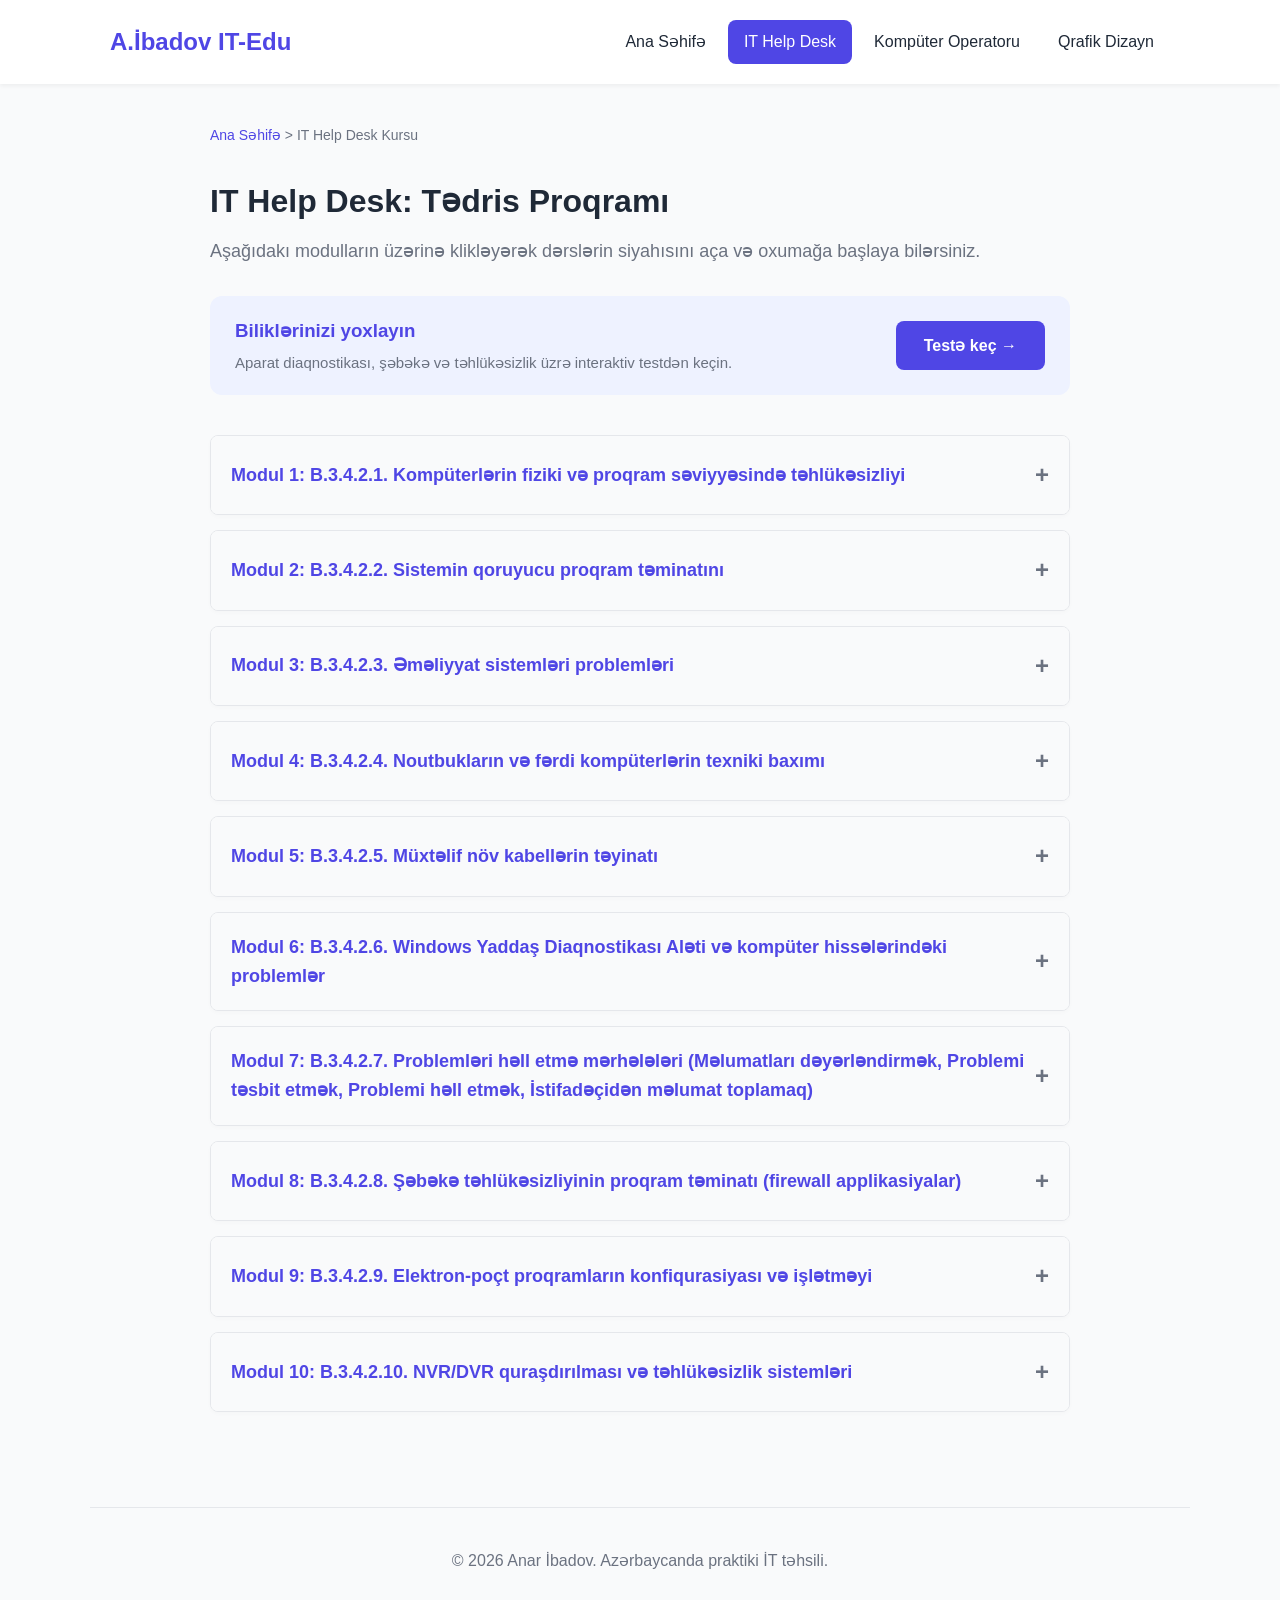
<file: helpdesk.html>
<!DOCTYPE html>
<html lang="az">

<head>
    <meta charset="UTF-8">
    <meta name="viewport" content="width=device-width, initial-scale=1.0">
    <title>IT Help Desk Kursu | A.İbadov IT-Edu</title>
    <link rel="stylesheet" href="css/style.css?v=3">
</head>

<body>

    <!-- Şapka -->
    <header class="header">
        <div class="container header-flex">
            <div class="logo">A.İbadov IT-Edu</div>
            <button class="mobile-menu-btn" id="menuBtn">☰</button>
            <nav class="nav-links">
                <a href="index.html">Ana Səhifə</a>
                <a href="helpdesk.html" class="active">IT Help Desk</a>
                <a href="operator.html">Kompüter Operatoru</a>
                <a href="design.html">Qrafik Dizayn</a>
            </nav>
        </div>
    </header>

    <!-- Əsas Məzmun -->
    <main class="container" style="padding: 40px 20px; max-width: 900px; margin: 0 auto;">

        <!-- Çörək qırıntıları (Breadcrumbs) -->
        <div class="breadcrumbs" style="margin-bottom: 30px;">
            <a href="index.html">Ana Səhifə</a> > IT Help Desk Kursu
        </div>

        <h2 style="font-size: 32px; color: var(--text-dark); margin-bottom: 10px;">IT Help Desk: Tədris Proqramı</h2>
        <p style="color: var(--text-light); margin-bottom: 30px; font-size: 18px;">
            Aşağıdakı modulların üzərinə klikləyərək dərslərin siyahısını aça və oxumağa başlaya bilərsiniz.
        </p>

        <div style="margin-bottom: 40px; background: #EEF2FF; padding: 20px 25px; border-radius: 12px; display: flex; justify-content: space-between; align-items: center; flex-wrap: wrap; gap: 15px;">
            <div>
                <h3 style="margin: 0 0 5px 0; color: var(--primary);">Biliklərinizi yoxlayın</h3>
                <p style="margin: 0; color: var(--text-light); font-size: 15px;">Aparat diaqnostikası, şəbəkə və təhlükəsizlik üzrə interaktiv testdən keçin.</p>
            </div>
            <a href="quiz.html?course=helpdesk" class="btn btn-primary">Testə keç →</a>
        </div>

        <!-- Modul 1 -->
        <details class="course-module">
            <summary>Modul 1: B.3.4.2.1. Kompüterlərin fiziki və proqram səviyyəsində təhlükəsizliyi</summary>
            <div class="module-content">
                <a href="lesson.html?id=1" class="lesson-link">📄 Mühazirə 1: Sistem blokuna nəzarət və profilaktik
                    baxım proqramının elementləri</a>
                <a href="lesson.html?id=2" class="lesson-link">📄 Mühazirə 2: Sənədləşdirmə, ehtiyat tədbirləri, alətlər
                    və ətraf mühit qaydaları</a>
                <a href="lesson.html?id=3" class="lesson-link">📄 Mühazirə 3: Batareya istifadəsi və düzgün atılması
                    qaydaları</a>
                <a href="lesson.html?id=4" class="lesson-link">📄 Mühazirə 4: Toner və kartriclərin düzgün atılması</a>
                <a href="lesson.html?id=5" class="lesson-link">📄 Mühazirə 5: Təhlükəsizlik haqqında məlumat
                    hesabatı</a>
                <a href="lesson.html?id=6" class="lesson-link">📄 Mühazirə 6: Elektrik təhlükəsizliyi və təlimatlar</a>
                <a href="lesson.html?id=7" class="lesson-link">📄 Mühazirə 7: Elektrostatik axıdılma (ESD) və
                    təhlükələri</a>
                <a href="lesson.html?id=8" class="lesson-link">📄 Mühazirə 8: Elektrostatikanın torpaqlanması,
                    materiallar və spreylər</a>
                <a href="lesson.html?id=9" class="lesson-link">📄 Mühazirə 9: Antistatik masa örtükləri, ayaqqabılar və
                    əlcəklər</a>
            </div>
        </details>

        <!-- Modul 2 -->
        <!-- Modul 2 -->
        <details class="course-module">
            <summary>Modul 2: B.3.4.2.2. Sistemin qoruyucu proqram təminatını</summary>
            <div class="module-content">
                <a href="lesson.html?id=10" class="lesson-link">📄 Mühazirə 1: Sistemin qoruyucu proqram təminatı və
                    periferiya cihazları</a>
                <a href="lesson.html?id=11" class="lesson-link">📄 Mühazirə 2: Monitorlar və onların texniki baxımı</a>
                <a href="lesson.html?id=12" class="lesson-link">📄 Mühazirə 3: Kompüter siçanları, quruluşu və texniki
                    baxımı</a>
                <a href="lesson.html?id=13" class="lesson-link">📄 Mühazirə 4: Printerlər, texnologiyaları və texniki
                    baxımı</a>
                <a href="lesson.html?id=14" class="lesson-link">📄 Mühazirə 5: Skanerlər, iş prinsipləri və texniki
                    baxımı</a>
                <a href="lesson.html?id=15" class="lesson-link">📄 Mühazirə 6: Sistem bloklarına baxım, daxili
                    qovşaqların təftişi</a>
                <a href="lesson.html?id=16" class="lesson-link">📄 Mühazirə 7: Tələb olunan proqram təminatı və idarə
                    edilməsi</a>
                <a href="lesson.html?id=17" class="lesson-link">📄 Mühazirə 8: Disk utilitləri və diaqnostika (Scandisk,
                    Defrag, Chkdsk)</a>
                <a href="lesson.html?id=18" class="lesson-link">📄 Mühazirə 9: Windows Reyestri (Regedit) və istifadəçi
                    məsuliyyətləri</a>
                <a href="lesson.html?id=19" class="lesson-link">📄 Mühazirə 10: Fayl və qovluqların idarə edilməsi (NTFS
                    Permissions)</a>
                <a href="lesson.html?id=20" class="lesson-link">📄 Mühazirə 11: Antivirus proqramları və zərərli
                    proqramlarla mübarizə</a>
                <a href="lesson.html?id=21" class="lesson-link">📄 Mühazirə 12: Firewall nədir: Təhlükəsizlik
                    sərhədləri</a>
                <a href="lesson.html?id=22" class="lesson-link">📄 Mühazirə 13: Firewall-un mənfi və müsbət
                    cəhətləri</a>
                <a href="lesson.html?id=23" class="lesson-link">📄 Mühazirə 14: Lokal şəbəkədə Firewall-un işləmə
                    prinsipi</a>
                <a href="lesson.html?id=24" class="lesson-link">📄 Mühazirə 15: Firewall xüsusiyyətləri və
                    istifadəsi</a>
                <a href="lesson.html?id=25" class="lesson-link">📄 Mühazirə 16: Firewall təsnifatı: Struktur və OSI
                    səviyyələri</a>
                <a href="lesson.html?id=26" class="lesson-link">📄 Mühazirə 17: Bərpa proqramları (Recovery): Təyinatı
                    və növləri</a>
                <a href="lesson.html?id=27" class="lesson-link">📄 Mühazirə 18: Backup (Ehtiyat nüsxələmə): Növləri və
                    strategiyaları</a>
                <a href="lesson.html?id=28" class="lesson-link">📄 Mühazirə 19: Restore (Məlumatların bərpası):
                    Metodologiya</a>
                <a href="lesson.html?id=29" class="lesson-link">📄 Mühazirə 20: Fayl və qovluqların bərpası (File &
                    Folder Recovery)</a>
                <a href="lesson.html?id=30" class="lesson-link">📄 Mühazirə 21: Verilənlər Bazalarının ehtiyat
                    surətlərinin alınması</a>
                <a href="lesson.html?id=31" class="lesson-link">📄 Mühazirə 22: Verilənlər Bazalarının bərpası (Database
                    Restore)</a>
                <a href="lesson.html?id=32" class="lesson-link">📄 Mühazirə 23: Modem haqqında: Mahiyyəti və
                    təyinatı</a>
                <a href="lesson.html?id=33" class="lesson-link">📄 Mühazirə 24: Modemin növləri və təsnifatı</a>
                <a href="lesson.html?id=34" class="lesson-link">📄 Mühazirə 25: Modemlərin sürəti və texniki
                    göstəriciləri</a>
                <a href="lesson.html?id=35" class="lesson-link">📄 Mühazirə 26: Modemin ehtiyat nüsxəsinin alınması və
                    bərpası</a>
            </div>
        </details>

        <!-- Modul 3 -->
        <!-- Modul 3 -->
        <details class="course-module">
            <summary>Modul 3: B.3.4.2.3. Əməliyyat sistemləri problemləri</summary>
            <div class="module-content">
                <a href="lesson.html?id=36" class="lesson-link">📄 Mühazirə 1: ƏS problemləri və diaqnostikası</a>
                <a href="lesson.html?id=37" class="lesson-link">📄 Mühazirə 2: Windows 7/10: Nasazlıqlar və təmir</a>
                <a href="lesson.html?id=38" class="lesson-link">📄 Mühazirə 3: Quraşdırma (Installation) problemləri</a>
                <a href="lesson.html?id=39" class="lesson-link">📄 Mühazirə 4: Plug və Play (PnP) texnologiyası</a>
                <a href="lesson.html?id=40" class="lesson-link">📄 Mühazirə 5: Drag və Drop (Sürüklə və Burax)
                    mexanizmi</a>
                <a href="lesson.html?id=41" class="lesson-link">📄 Mühazirə 6: Legacy (PnP olmayan) avadanlıqlar</a>
                <a href="lesson.html?id=42" class="lesson-link">📄 Mühazirə 7: Proqram problemləri və
                    təkmilləşdirilməsi</a>
                <a href="lesson.html?id=43" class="lesson-link">📄 Mühazirə 8: Proqram optimizasiyası və refaktorinq</a>
                <a href="lesson.html?id=44" class="lesson-link">📄 Mühazirə 9: Yenilənmə (Update) xətaları və həlli</a>
                <a href="lesson.html?id=45" class="lesson-link">📄 Mühazirə 10: Minimum aparat tələbləri (Hardware)</a>
                <a href="lesson.html?id=46" class="lesson-link">📄 Mühazirə 11: ƏS-nin yazılması və quraşdırma
                    mərhələləri</a>
                <a href="lesson.html?id=47" class="lesson-link">📄 Mühazirə 12: ƏS-lərin növləri və təsnifatı</a>
                <a href="lesson.html?id=48" class="lesson-link">📄 Mühazirə 13: DOS və OS/2 ailəsi</a>
                <a href="lesson.html?id=49" class="lesson-link">📄 Mühazirə 14: WINDOWS ailəsi və arxitekturası</a>
                <a href="lesson.html?id=50" class="lesson-link">📄 Mühazirə 15: UNIX və LINUX ailəsi</a>
                <a href="lesson.html?id=51" class="lesson-link">📄 Mühazirə 16: Safe Mode, WinRE və Task Manager</a>
                <a href="lesson.html?id=52" class="lesson-link">📄 Mühazirə 17: Bərpa konsolu (WinRE) və qəza
                    bərpası</a>
                <a href="lesson.html?id=53" class="lesson-link">📄 Mühazirə 18: Tapşırıq Meneceri (Task Manager)</a>
            </div>
        </details>

        <!-- Modul 4 -->
        <!-- Modul 4 -->
        <details class="course-module">
            <summary>Modul 4: B.3.4.2.4. Noutbukların və fərdi kompüterlərin texniki baxımı</summary>
            <div class="module-content">
                <a href="lesson.html?id=54" class="lesson-link">📄 Mühazirə 1: Noutbuk və fərdi kompüterlərin texniki
                    baxımı</a>
                <a href="lesson.html?id=55" class="lesson-link">📄 Mühazirə 2: Bələdçilərdən istifadə (Service
                    Manuals)</a>
                <a href="lesson.html?id=56" class="lesson-link">📄 Mühazirə 3: Texniki rəsmlər və sxemlər</a>
                <a href="lesson.html?id=57" class="lesson-link">📄 Mühazirə 4: Hardware problemləri və profilaktika</a>
                <a href="lesson.html?id=58" class="lesson-link">📄 Mühazirə 5: Problemlərin həlli üçün əsas
                    əməliyyatlar</a>
                <a href="lesson.html?id=59" class="lesson-link">📄 Mühazirə 6: Problemlərin aradan qaldırılması
                    mərhələləri</a>
                <a href="lesson.html?id=60" class="lesson-link">📄 Mühazirə 7: İstifadəçidən məlumat toplamaq
                    mərhələsi</a>
                <a href="lesson.html?id=61" class="lesson-link">📄 Mühazirə 8: Məlumatı qiymətləndirmək mərhələsi</a>
                <a href="lesson.html?id=62" class="lesson-link">📄 Mühazirə 9: Problemi aşkarlamaq mərhələsi (Kök
                    səbəb)</a>
                <a href="lesson.html?id=63" class="lesson-link">📄 Mühazirə 10: Problemi həll etmək və
                    sənədləşdirmək</a>
                <a href="lesson.html?id=64" class="lesson-link">📄 Mühazirə 11: Sistem bloku problemləri</a>
                <a href="lesson.html?id=65" class="lesson-link">📄 Mühazirə 12: Ana plata problemləri</a>
                <a href="lesson.html?id=66" class="lesson-link">📄 Mühazirə 13: Açılış (Boot) problemləri (No
                    Power/POST/Boot)</a>
                <a href="lesson.html?id=67" class="lesson-link">📄 Mühazirə 14: Donma (Freezing / Hanging)
                    problemləri</a>
                <a href="lesson.html?id=68" class="lesson-link">📄 Mühazirə 15: Bağlantı naqilləri və Jumper
                    parametrləri</a>
                <a href="lesson.html?id=69" class="lesson-link">📄 Mühazirə 16: Prosessor (CPU) problemləri</a>
                <a href="lesson.html?id=70" class="lesson-link">📄 Mühazirə 17: Soyutma problemləri (Termodinamika)</a>
                <a href="lesson.html?id=71" class="lesson-link">📄 Mühazirə 18: Gərginlik (Voltage) və PSU
                    problemləri</a>
                <a href="lesson.html?id=72" class="lesson-link">📄 Mühazirə 19: RAM problemləri və Mavi Ekranlar
                    (BSOD)</a>
                <a href="lesson.html?id=73" class="lesson-link">📄 Mühazirə 20: RAM uyğunluğu problemləri</a>
                <a href="lesson.html?id=74" class="lesson-link">📄 Mühazirə 21: RAM modulu problemləri və
                    arxitekturası</a>
                <a href="lesson.html?id=75" class="lesson-link">📄 Mühazirə 22: Port problemləri (USB, Type-C, LAN,
                    Audio)</a>
            </div>
        </details>

        <!-- Modul 5 -->
        <!-- Modul 5 -->
        <details class="course-module">
            <summary>Modul 5: B.3.4.2.5. Müxtəlif növ kabellərin təyinatı</summary>
            <div class="module-content">
                <a href="lesson.html?id=76" class="lesson-link">📄 Mühazirə 1: Kabellərin Təyinatına Görə Növləri</a>
                <a href="lesson.html?id=77" class="lesson-link">📄 Mühazirə 2: Burulmuş Cüt (Twisted Pair) Kabellər</a>
                <a href="lesson.html?id=78" class="lesson-link">📄 Mühazirə 3: Optik Lifli (Fiber Optic) Kabellər</a>
                <a href="lesson.html?id=79" class="lesson-link">📄 Mühazirə 4: Koaksial Kabellər</a>
                <a href="lesson.html?id=80" class="lesson-link">📄 Mühazirə 5: Səhv Kabel Bağlantısı Problemləri</a>
                <a href="lesson.html?id=81" class="lesson-link">📄 Mühazirə 6: Portların İşləməməsi</a>
                <a href="lesson.html?id=82" class="lesson-link">📄 Mühazirə 7: Video Kart (GPU) Problemləri</a>
                <a href="lesson.html?id=83" class="lesson-link">📄 Mühazirə 8: Yaddaş Kartı Problemləri</a>
                <a href="lesson.html?id=84" class="lesson-link">📄 Mühazirə 9: HDD (Sərt Maqnit Diski) Problemləri</a>
                <a href="lesson.html?id=85" class="lesson-link">📄 Mühazirə 10: İkinci Dərəcəli HDD Problemləri</a>
                <a href="lesson.html?id=86" class="lesson-link">📄 Mühazirə 11: Optik Oxucu (ODD) Problemləri</a>
                <a href="lesson.html?id=87" class="lesson-link">📄 Mühazirə 12: Səs Kartı (Sound Card / Audio)
                    Problemləri</a>
                <a href="lesson.html?id=88" class="lesson-link">📄 Mühazirə 13: Enerji Təchizatı Problemləri</a>
                <a href="lesson.html?id=89" class="lesson-link">📄 Mühazirə 14: CPU (Mərkəzi Prosessor)
                    Xüsusiyyətləri</a>
                <a href="lesson.html?id=90" class="lesson-link">📄 Mühazirə 15: Soyutma Sistemi Problemləri</a>
            </div>
        </details>

        <!-- Modul 6 -->
        <!-- Modul 6 -->
        <details class="course-module">
            <summary>Modul 6: B.3.4.2.6. Windows Yaddaş Diaqnostikası Aləti və kompüter hissələrindəki problemlər
            </summary>
            <div class="module-content">
                <a href="lesson.html?id=91" class="lesson-link">📄 Mühazirə 1: Windows Yaddaş Diaqnostikası Aləti
                    (Windows Memory Diagnostic)</a>
                <a href="lesson.html?id=92" class="lesson-link">📄 Mühazirə 2: Əmrlər Sətri (Command Prompt / CMD)</a>
                <a href="lesson.html?id=93" class="lesson-link">📄 Mühazirə 3: TASK Meneceri (Task Manager)</a>
                <a href="lesson.html?id=94" class="lesson-link">📄 Mühazirə 4: Kompüter Hissələrindəki Problemlər</a>
                <a href="lesson.html?id=95" class="lesson-link">📄 Mühazirə 5: Giriş Qurğuları Problemləri</a>
                <a href="lesson.html?id=96" class="lesson-link">📄 Mühazirə 6: Klaviatura Problemləri</a>
                <a href="lesson.html?id=97" class="lesson-link">📄 Mühazirə 7: Siçan (Mouse) Problemləri</a>
                <a href="lesson.html?id=98" class="lesson-link">📄 Mühazirə 8: Skaner Problemləri</a>
                <a href="lesson.html?id=99" class="lesson-link">📄 Mühazirə 9: Çıxış Qurğuları Problemləri</a>
                <a href="lesson.html?id=100" class="lesson-link">📄 Mühazirə 10: Monitor Problemləri</a>
                <a href="lesson.html?id=101" class="lesson-link">📄 Mühazirə 11: Printer Problemləri</a>
            </div>
        </details>

        <!-- Modul 7 -->
<!-- Modul 7 -->
        <details class="course-module">
            <summary>Modul 7: B.3.4.2.7. Problemləri həll etmə mərhələləri (Məlumatları dəyərləndirmək, Problemi təsbit etmək, Problemi həll etmək, İstifadəçidən məlumat toplamaq)</summary>
            <div class="module-content">
                <a href="lesson.html?id=102" class="lesson-link">📄 Mühazirə 1: Proqram Təminatının Problemləri</a>
                <a href="lesson.html?id=103" class="lesson-link">📄 Mühazirə 2: Problemləri Həll Etmə Mərhələləri (CompTIA Troubleshooting Methodology)</a>
                <a href="lesson.html?id=104" class="lesson-link">📄 Mühazirə 3: İstifadəçidən Məlumat Toplamaq</a>
                <a href="lesson.html?id=105" class="lesson-link">📄 Mühazirə 4: Məlumatları Dəyərləndirmək</a>
                <a href="lesson.html?id=106" class="lesson-link">📄 Mühazirə 5: Problemi Təsbit Etmək (Isolate & Identify Root Cause)</a>
                <a href="lesson.html?id=107" class="lesson-link">📄 Mühazirə 6: Problemi Həll Etmək (Implement the Solution)</a>
                <a href="lesson.html?id=108" class="lesson-link">📄 Mühazirə 7: Tətbiqlərin (Aplikasiyaların) Fəaliyyəti</a>
                <a href="lesson.html?id=109" class="lesson-link">📄 Mühazirə 8: Ümumi Əməliyyat Sistemi Problemləri</a>
                <a href="lesson.html?id=110" class="lesson-link">📄 Mühazirə 9: Quraşdırma Problemləri</a>
                <a href="lesson.html?id=111" class="lesson-link">📄 Mühazirə 10: İlk Yükləmə Problemləri</a>
                <a href="lesson.html?id=112" class="lesson-link">📄 Mühazirə 11: Sistem Prosessorunun Seçilməsi</a>
                <a href="lesson.html?id=113" class="lesson-link">📄 Mühazirə 12: Yükləmə Problemləri</a>
                <a href="lesson.html?id=114" class="lesson-link">📄 Mühazirə 13: Yaddaş İstifadəsi Problemləri</a>
                <a href="lesson.html?id=115" class="lesson-link">📄 Mühazirə 14: Donma Problemləri</a>
                <a href="lesson.html?id=116" class="lesson-link">📄 Mühazirə 15: Bağlanma Problemləri</a>
                <a href="lesson.html?id=117" class="lesson-link">📄 Mühazirə 16: Digər Proqram Problemləri</a>
                <a href="lesson.html?id=118" class="lesson-link">📄 Mühazirə 17: Aparat Tələbləri və Uyğunluq Problemləri</a>
                <a href="lesson.html?id=119" class="lesson-link">📄 Mühazirə 18: Prosessor Problemləri</a>
                <a href="lesson.html?id=120" class="lesson-link">📄 Mühazirə 19: Tətbiq (Aplikasiya) Fəaliyyəti</a>
                <a href="lesson.html?id=121" class="lesson-link">📄 Mühazirə 20: Domenə Salma (Domain Join)</a>
                <a href="lesson.html?id=122" class="lesson-link">📄 Mühazirə 21: Domen Nədir?</a>
                <a href="lesson.html?id=123" class="lesson-link">📄 Mühazirə 22: Domen Adları (Domain Names)</a>
            </div>
        </details>

        <!-- Modul 8 -->
        <!-- Modul 8 -->
<details class="course-module">
    <summary>Modul 8: B.3.4.2.8. Şəbəkə təhlükəsizliyinin proqram təminatı (firewall applikasiyalar)</summary>
    <div class="module-content">
        <a href="lesson.html?id=124" class="lesson-link">📄 Mühazirə 1: Şəbəkə Protokolları: Mahiyyəti, Standartlaşdırma (RFC/IEEE), Şəbəkə Təhlükəsizliyi Əsasları və Help Desk Əlaqəsi<span style="display:none">[cite: 4]</span></a>
        <a href="lesson.html?id=125" class="lesson-link">📄 Mühazirə 2: TCP/IP Quruluşu və Protokolları: Şəbəkə Modeli, Qatların Funksiyaları, Əsas Protokol Dəsti və Help Desk Təhlili<span style="display:none">[cite: 4]</span></a>
        <a href="lesson.html?id=126" class="lesson-link">📄 Mühazirə 3: Application Layer Protokolları: HTTP/HTTPS, DNS, DHCP, FTP, SSH, SMTP/IMAP və Help Desk Dəstəyi<span style="display:none">[cite: 4]</span></a>
        <a href="lesson.html?id=127" class="lesson-link">📄 Mühazirə 4: Transport Layer Protokolları: TCP və UDP Fərqləri, Port Strukturu, Axın Nəzarəti və Help Desk Təhlili<span style="display:none">[cite: 4]</span></a>
        <a href="lesson.html?id=128" class="lesson-link">📄 Mühazirə 5: Network Layer Protokolları: IPv4 vs IPv6, ICMP, ARP, Marşrutlaşdırma və Help Desk Diaqnostikası<span style="display:none">[cite: 4]</span></a>
        <a href="lesson.html?id=129" class="lesson-link">📄 Mühazirə 6: Physical Layer Protokolları: Fiziki Mühit, Kabel Standartları (T568A/B), Simsiz Siqnallar, Topologiyalar və Help Desk Yoxlaması<span style="display:none">[cite: 4]</span></a>
        <a href="lesson.html?id=130" class="lesson-link">📄 Mühazirə 7: IPv6 Yeni Nəsil Yönləndirmə Protokolu: Arxitektura, Ünvanlama Qaydaları, IPv4 vs IPv6 və Keçid Mexanizmləri<span style="display:none">[cite: 4]</span></a>
        <a href="lesson.html?id=131" class="lesson-link">📄 Mühazirə 8: Şəbəkə Printerinin Quraşdırılması: Şəbəkə İnterfeysləri, TCP/IP Çap Portları, Print Server, Drayver Arxitekturası və Help Desk Tənzimləməsi<span style="display:none">[cite: 4]</span></a>
        <a href="lesson.html?id=132" class="lesson-link">📄 Mühazirə 9: TCP/IP-nin Quruluşu: Şəbəkə Arxitekturası, Qatların Bölünməsi, Enkapsulyasiya və Help Desk Şəbəkə Təhlili<span style="display:none">[cite: 4]</span></a>
        <a href="lesson.html?id=133" class="lesson-link">📄 Mühazirə 10: TCP (Transmission Control Protocol): Etibarlı Rabitə, Seqmentasiya, Əlaqə İdarəetməsi və Help Desk Təhlili<span style="display:none">[cite: 4]</span></a>
        <a href="lesson.html?id=134" class="lesson-link">📄 Mühazirə 11: UDP (User Datagram Protocol): Sürətli Rabitə, Əlaqəsiz Struktur, Real-Vaxt Xidmətləri və Help Desk Təhlili<span style="display:none">[cite: 4]</span></a>
        <a href="lesson.html?id=135" class="lesson-link">📄 Mühazirə 12: MAC Address (Media Access Control): Fiziki Ünvanlama, OUI Strukturu, ARP Mexanizmi və Help Desk İdarəetməsi<span style="display:none">[cite: 4]</span></a>
        <a href="lesson.html?id=136" class="lesson-link">📄 Mühazirə 13: Dinamik Kompüter Konfiqurasiya Protokolu (DHCP): Təyinatı, DORA Mexanizmi, Parametrlər və Help Desk Həlləri<span style="display:none">[cite: 4]</span></a>
        <a href="lesson.html?id=137" class="lesson-link">📄 Mühazirə 14: DHCP Protokolunun Məqsədi: Korporativ Şəbəkələrdə Rolu, DORA Arxitekturası, Təhlükəsizlik və Help Desk İdarəetməsi<span style="display:none">[cite: 4]</span></a>
        <a href="lesson.html?id=138" class="lesson-link">📄 Mühazirə 15: DHCP Quraşdırıldığı Yerlər: Avadanlıq və Əməliyyat Sistemi Səviyyələri, DHCP Relay Agent və Help Desk Tənzimləməsi<span style="display:none">[cite: 4]</span></a>
        <a href="lesson.html?id=139" class="lesson-link">📄 Mühazirə 16: DHCP Məlumat Bazası (DHCP Database): Daxili Strukturu (ESE / Jet Engine), Fayllar, Tranzaksiya Loqları və Help Desk Monitorinqi<span style="display:none">[cite: 4]</span></a>
        <a href="lesson.html?id=140" class="lesson-link">📄 Mühazirə 17: DHCP Məlumat Bazasının Back-up və Back-up-dan Yükləmə (Restore) Əməliyyatları: İnzibatçı Metodları və Fəlakətdən Bərpa<span style="display:none">[cite: 4]</span></a>
        <a href="lesson.html?id=141" class="lesson-link">📄 Mühazirə 18: Windows Internet Adlandırma Servisi (WINS): NetBIOS Arxitekturası, WINS vs DNS, NBTSTAT və Help Desk İdarəetməsi<span style="display:none">[cite: 4]</span></a>
        <a href="lesson.html?id=142" class="lesson-link">📄 Mühazirə 19: DNS Sistemi və Quruluşu: İyerarxik Ad Fəzası, DNS Rekursiyası, UDP 53 və Help Desk Ad Həlli Diaqnostikası<span style="display:none">[cite: 4]</span></a>
        <a href="lesson.html?id=143" class="lesson-link">📄 Mühazirə 20: DNS Sistemi Hüquq Sahəsi (Zones & Authority): Forward vs Reverse Lookup, Zona Tipləri, SOA və Help Desk İdarəetməsi<span style="display:none">[cite: 4]</span></a>
        <a href="lesson.html?id=144" class="lesson-link">📄 Mühazirə 21: DNS Sistemi Növləri: Resurs Qeydləri (A, AAAA, CNAME, MX, TXT, SRV, PTR), İdarəetmə və Help Desk Diaqnostikası<span style="display:none">[cite: 4]</span></a>
        <a href="lesson.html?id=145" class="lesson-link">📄 Mühazirə 22: SNMP (Simple Network Management Protocol): Sadə Şəbəkə İdarəetmə Protokolu, MIB/OID Strukturu, Trap Bildirişləri və Help Desk Monitorinqi<span style="display:none">[cite: 4]</span></a>
        <a href="lesson.html?id=146" class="lesson-link">📄 Mühazirə 23: İnformasiya Texnologiyaları üzrə Texniki Dəstək Xidməti (IT Help Desk): İş Standartları, SLA Səviyyələri, Bilet (Ticket) Sistemi və İnsident İdarəetməsi<span style="display:none">[cite: 4]</span></a>
        <a href="lesson.html?id=147" class="lesson-link">📄 Mühazirə 24: FTP və Kommunikasiya Şəbəkəsi (TELNET): Fayl Ötürmə, Uzaq Məsafədən İdarəetmə, Təhlükəsizlik Riskləri və Help Desk Tətbiqi<span style="display:none">[cite: 4]</span></a>
        <a href="lesson.html?id=148" class="lesson-link">📄 Mühazirə 25: İNTERNET ADRES: IP Ünvanlar, Strukturu, Şəbəkə və Host Hissələri, Alt Şəbəkələr və Help Desk Diaqnostikası<span style="display:none">[cite: 4]</span></a>
        <a href="lesson.html?id=149" class="lesson-link">📄 Mühazirə 26: IP Ünvan Sinifləndirilməsi (Classful IP Addressing): A, B, C, D və E Sinifləri, Özəllikləri və Help Desk Təhlili<span style="display:none">[cite: 4]</span></a>
        <a href="lesson.html?id=150" class="lesson-link">📄 Mühazirə 27: Alt Şəbəkələr və Alt Şəbəkə Maskası (Subnets & Subnet Mask): Məntiqi AND Əməliyyatı, CIDR Notasiyası, VLSM və Help Desk Hesablamaları<span style="display:none">[cite: 4]</span></a>
        <a href="lesson.html?id=151" class="lesson-link">📄 Mühazirə 28: IP Yönləndirmə Avadanlıqları (Router), Firewall Təhlükəsizliyi, Müdafiə Səviyyələri, VPN və Giriş Siyahıları (ACL)<span style="display:none">[cite: 4]</span></a>
        <a href="lesson.html?id=152" class="lesson-link">📄 Mühazirə 29: Router (Marşrutlaşdırıcı) Haqqında: Daxili Aparat Arxitekturası, Yaddaş Növləri, İnterfeyslər və Marşrutlaşdırma Cədvəli<span style="display:none">[cite: 4]</span></a>
        <a href="lesson.html?id=153" class="lesson-link">📄 Mühazirə 30: Firewall (Şəbəkə Divarı) Haqqında: Arxitekturası, Təhlükəsizlik Zonaları (DMZ), Filtrləmə Növləri və Help Desk Monitorinqi<span style="display:none">[cite: 4]</span></a>
        <a href="lesson.html?id=154" class="lesson-link">📄 Mühazirə 31: Firewall Məhdudiyyət Qoyma: Inbound/Outbound Bloklama Qaydaları, Port, Protokol və Tətbiq Səviyyəli Qadağalar<span style="display:none">[cite: 4]</span></a>
        <a href="lesson.html?id=155" class="lesson-link">📄 Mühazirə 32: Firewall İcazə Vermə: Inbound/Outbound Port Açma, Xidmət İstisnaları (Exceptions), Təhlükəsizlik Profilləri və Help Desk Tətbiqi<span style="display:none">[cite: 4]</span></a>
        <a href="lesson.html?id=156" class="lesson-link">📄 Mühazirə 33: Şəbəkə Təhlükəsizliyi: Təhdid Növləri, Hücum Mexanizmləri, Kriptoqrafik Müdafiə və Help Desk Təhlükəsizlik Tədbirləri<span style="display:none">[cite: 4]</span></a>
    </div>
</details>

        <!-- Modul 9 -->
        <details class="course-module">
            <summary>Modul 9: B.3.4.2.9. Elektron-poçt proqramların konfiqurasiyası və işlətməyi</summary>
            <div class="module-content">
                <a href="lesson.html?id=157" class="lesson-link">📄 Mühazirə 1: Elektron-Poçt Proqramlarının Konfiqurasiyası: Əsas Anlayışlar, Poçt Strukturu, İstemci Tənzimləmələri və Protokol Arxitekturası</a>
                <a href="lesson.html?id=158" class="lesson-link">📄 Mühazirə 2: Elektron Poçt Nədir? E-poçtun İş Arxitekturası, MUA/MTA/MDA Modelləri, Veb Poçt və DNS MX Əlaqəsi</a>
                <a href="lesson.html?id=159" class="lesson-link">📄 Mühazirə 3: Elektron Poçt Yazılış Qaydası: RFC Standartları, MIME Strukturu, Poçt Başlıqları (Headers) və Korporativ Yazışma Etikası</a>
                <a href="lesson.html?id=160" class="lesson-link">📄 Mühazirə 4: Elektron Poçt Proqramlarının Konfiqurasiyası: Outlook və Thunderbird Sazlanması, Hesab Tipləri, Məlumat Faylları (.PST vs .OST) və Arxivləşdirmə</a>
                <a href="lesson.html?id=161" class="lesson-link">📄 Mühazirə 5: SMTP (Simple Mail Transfer Protocol) Nədir? Poçt Göndərmə Mexanizmi, Şəbəkə Portları (25, 465, 587), Əmrlər, Status Kodları və Help Desk Diaqnostikası</a>
                <a href="lesson.html?id=162" class="lesson-link">📄 Mühazirə 6: POP3 (Post Office Protocol v3) Nədir? Qəbul Mexanizmi, Şəbəkə Portları (110, 995), İş Mərhələləri, Məhdudiyyətləri və Help Desk Tənzimləmələri</a>
                <a href="lesson.html?id=163" class="lesson-link">📄 Mühazirə 7: IMAP (Internet Message Access Protocol) Nədir? İkitərəfli Sinxronizasiya, Şəbəkə Portları (143, 993), Qovluq İdarəetməsi və IMAP vs POP3 Müqayisəsi</a>
            </div>
        </details>

        <!-- Modul 10 -->
        <details class="course-module">
            <summary>Modul 10: B.3.4.2.10. NVR/DVR quraşdırılması və təhlükəsizlik sistemləri</summary>
            <div class="module-content">
                <a href="lesson.html?id=164" class="lesson-link">📄 Mühazirə 1: NVR/DVR Quraşdırılması və Digər Təhlükəsizlik Sistemlərinin Qurulması: DVR və NVR Sistemlərinin Əsasları, Təyinatı və Fərqləri</a>
                <a href="lesson.html?id=165" class="lesson-link">📄 Mühazirə 2: DVR Nədir? Analoq Yüksək Dəqiqlikli Texnologiyalar (AHD, HD-TVI, HD-CVI), Koaksial İnfrastruktur, Video Sıxılma və DVR Əməliyyat Sistemi</a>
                <a href="lesson.html?id=166" class="lesson-link">📄 Mühazirə 3: DVR Quraşdırılması: Aparat Montajı, HDD İnteqrasiyası, İlkin İşəsalma (Setup Wizard), Şəbəkə və P2P Bulud Sazlamaları</a>
                <a href="lesson.html?id=167" class="lesson-link">📄 Mühazirə 4: NVR (Network Video Recorder) Nədir? IP Kameralar, ONVIF Standartı, PoE İnfrastrukturu və RTSP Protokolu</a>
                <a href="lesson.html?id=168" class="lesson-link">📄 Mühazirə 5: NVR Quraşdırılması: IP Kameraların Şəbəkəyə İnteqrasiyası, Ünvanlama (DHCP/Statik), Port Forwarding və VMS İdarəetməsi</a>
                <a href="lesson.html?id=169" class="lesson-link">📄 Mühazirə 6: DVR ilə NVR Arasındakı Fərqlər: Dərin Arxitektur Analiz, Kabel İnfrastrukturu, Performans və Xərc Müqayisəsi</a>
                <a href="lesson.html?id=170" class="lesson-link">📄 Mühazirə 7: Quraşdırılma Zamanı Təhlükəsizlik Sistemlərinin Qurulması: Girişə Nəzarət (ACS), Siqnalizasiya İnteqrasiyası, Kabelləşmə Standartları və Əmək Təhlükəsizliyi</a>
            </div>
        </details>

    </main>

    <footer class="footer container">
        <p>© 2026 Anar İbadov. Azərbaycanda praktiki İT təhsili.</p>
    </footer>

    <script src="js/nav.js?v=3"></script>
    <script src="js/protect.js?v=3"></script>
</body>

</html>
</file>
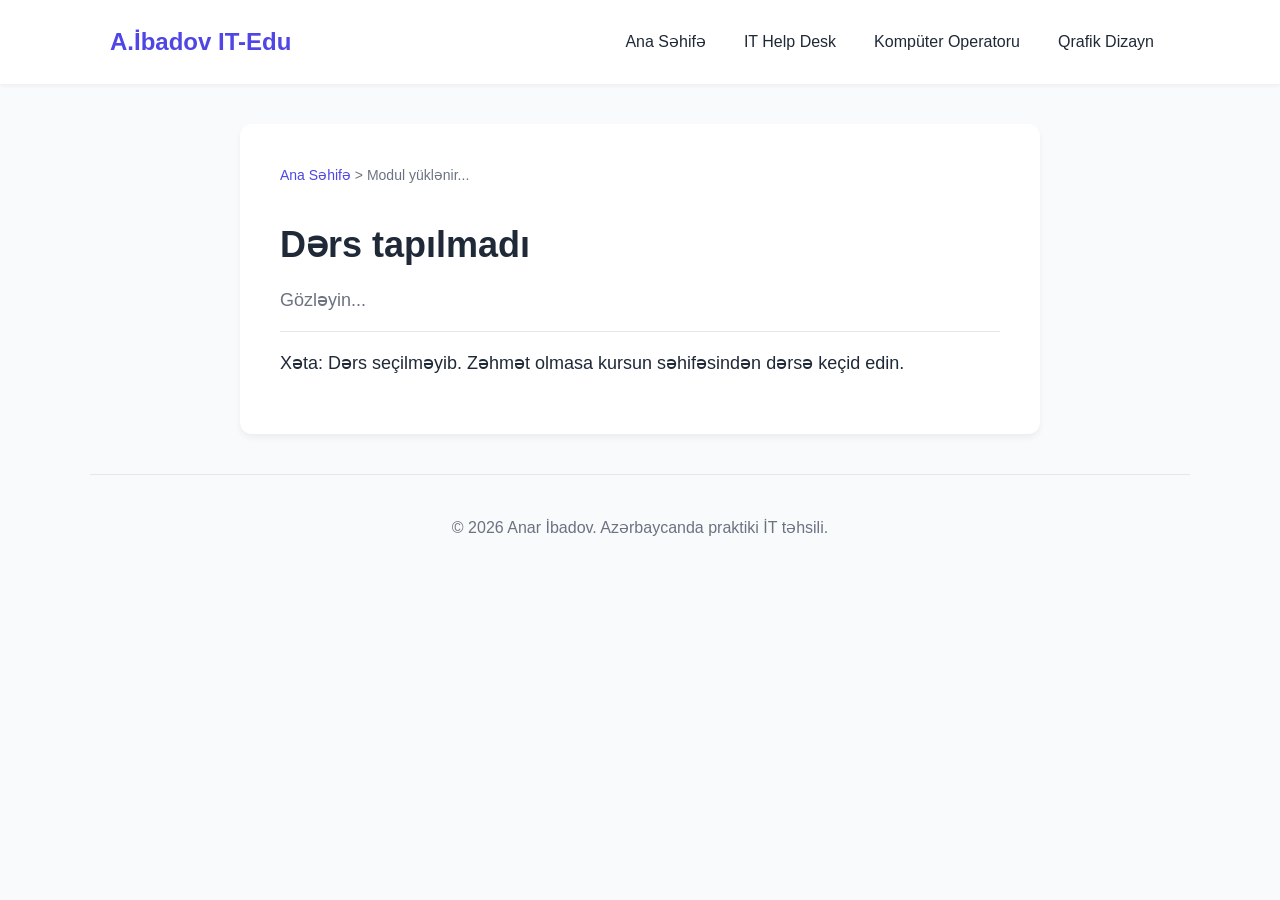
<file: lesson.html>
<!DOCTYPE html>
<html lang="az">
<head>
    <meta charset="UTF-8">
    <meta name="viewport" content="width=device-width, initial-scale=1.0">
    <title>Dərs | A.İbadov IT-Edu</title>
    <link rel="stylesheet" href="css/style.css?v=3">
</head>
<body>

    <!-- Шапка сайта -->
    <header class="header">
        <div class="container header-flex">
            <div class="logo">A.İbadov IT-Edu</div>
            <button class="mobile-menu-btn" id="menuBtn">☰</button>
            <nav class="nav-links">
                <a href="index.html">Ana Səhifə</a>
                <a href="helpdesk.html">IT Help Desk</a>
                <a href="operator.html">Kompüter Operatoru</a>
                <a href="design.html">Qrafik Dizayn</a>
            </nav>
        </div>
    </header>

    <!-- Основной контейнер для урока -->
    <main class="container article-container">
        
        <!-- Хлебные крошки -->
        <div class="breadcrumbs">
            <a href="index.html">Ana Səhifə</a> > <span id="lesson-module">Modul yüklənir...</span>
        </div>

        <article class="content">
            <!-- Сюда скрипт вставит заголовок урока -->
            <h1 id="lesson-title">Dərs yüklənir...</h1>
            
            <!-- Сюда скрипт вставит автора -->
            <p class="article-meta" id="lesson-author">Gözləyin...</p>

            <!-- А сюда скрипт вставит весь огромный текст урока -->
            <div id="lesson-content">
                <p>Məlumat bazasından dərsin mətni yüklənir. Zəhmət olmasa gözləyin...</p>
            </div>
            
        </article>
    </main>

    <footer class="footer container">
        <p>© 2026 Anar İbadov. Azərbaycanda praktiki İT təhsili.</p>
    </footer>

    <!-- Подключаем наш скрипт-движок -->
    <script src="js/lesson.js?v=3"></script>
    <script src="js/nav.js?v=3"></script>
    <script src="js/protect.js?v=3"></script>
</body>
</html>
</file>
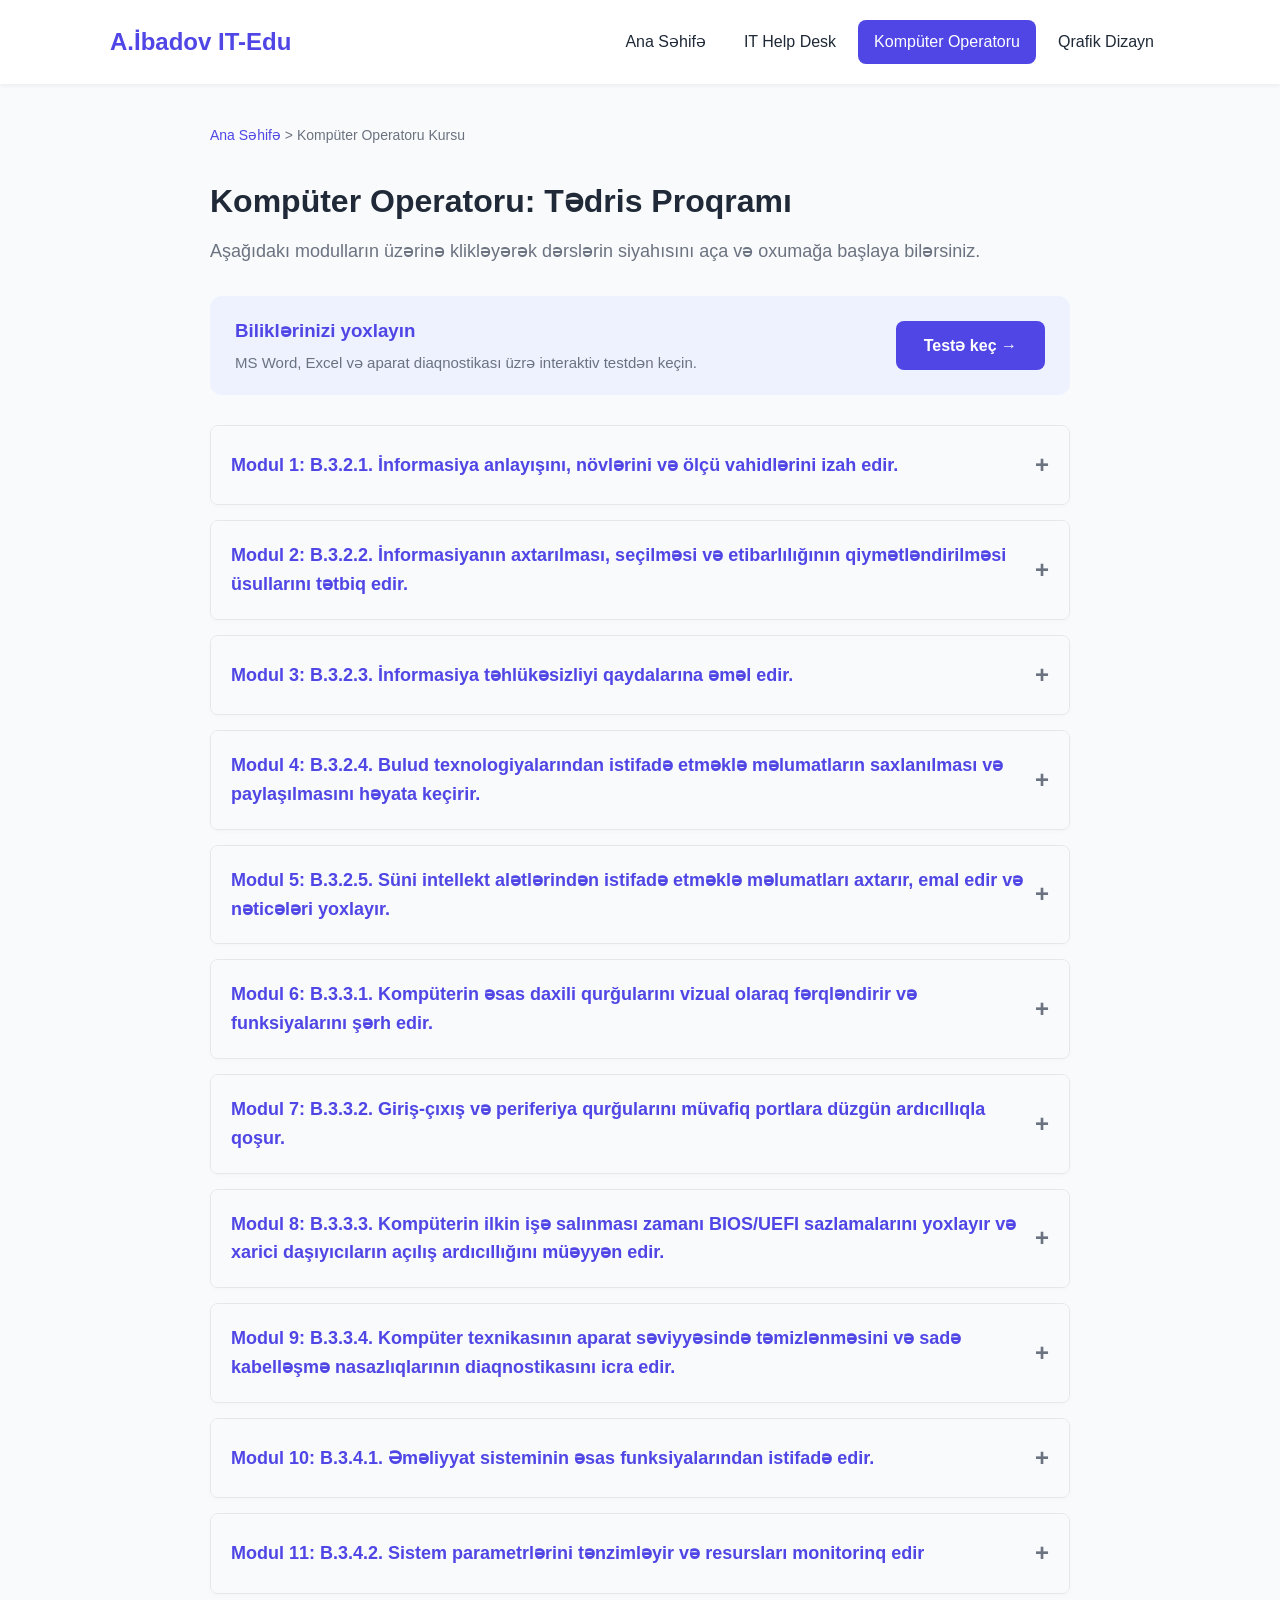
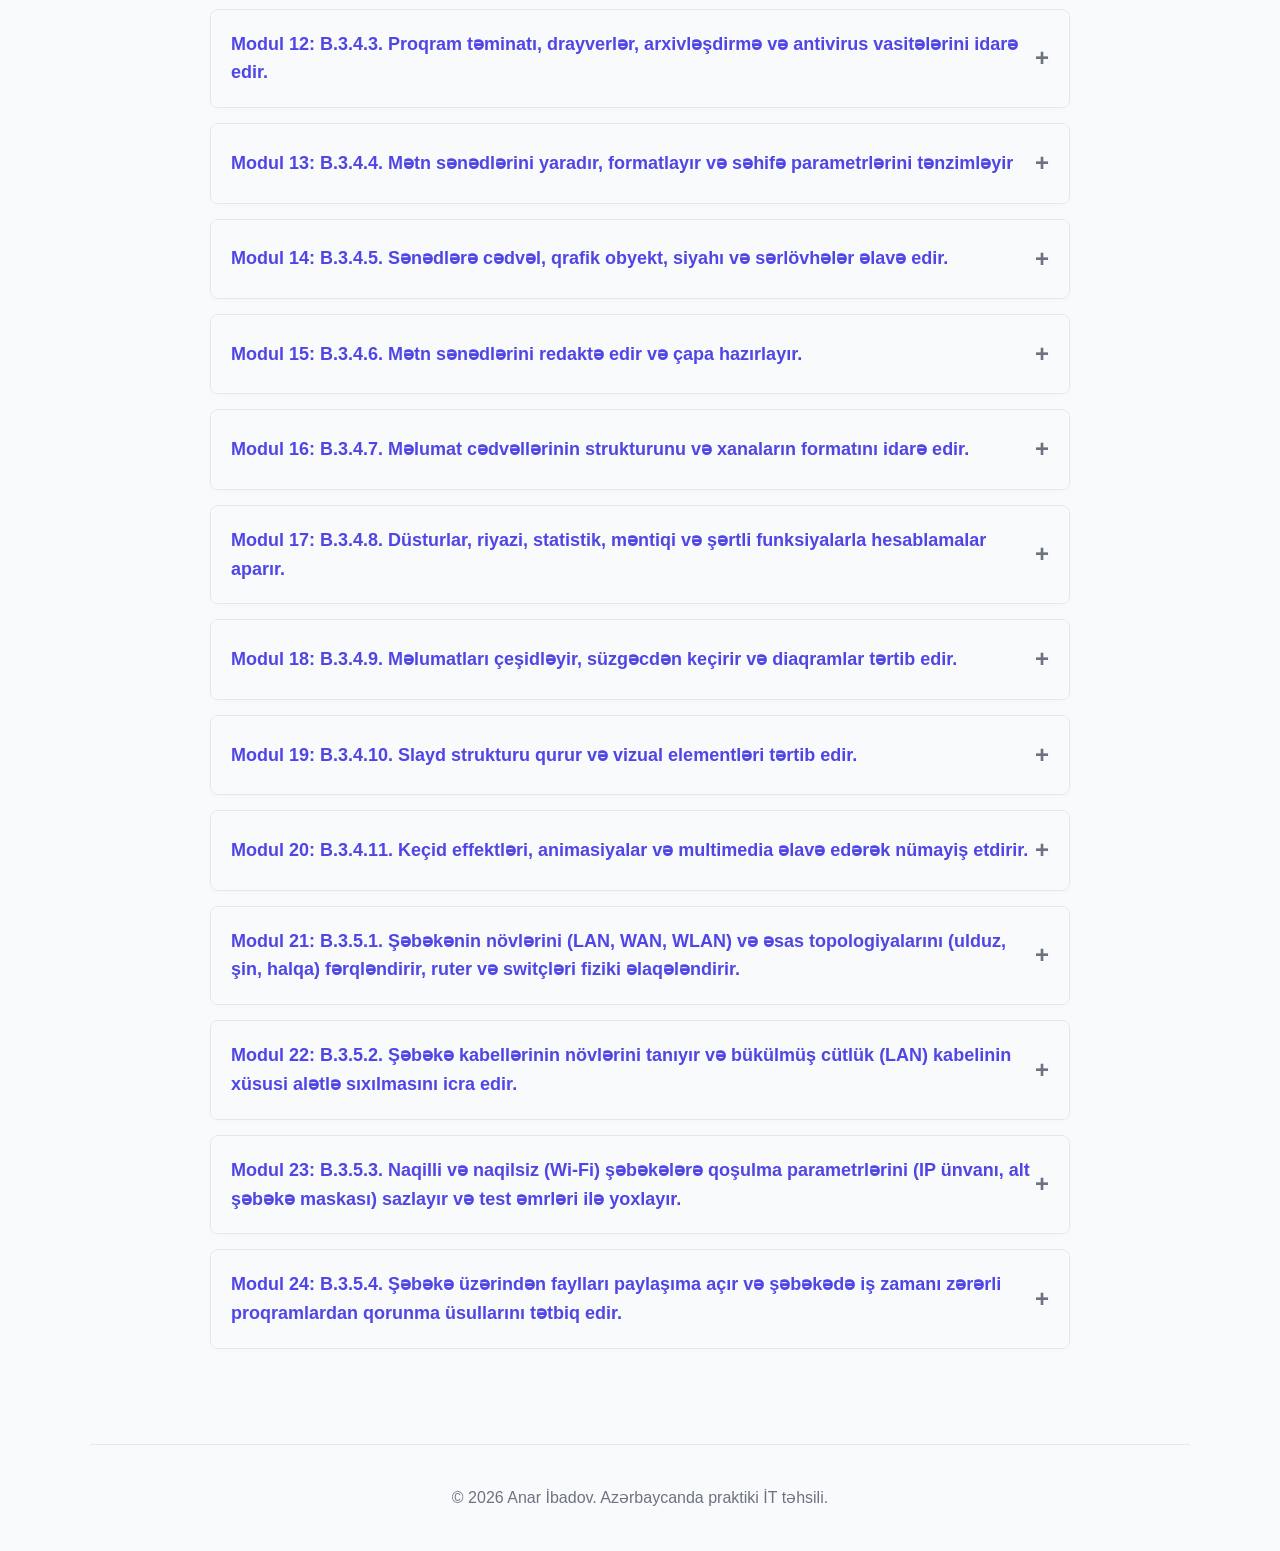
<file: operator.html>
<!DOCTYPE html>
<html lang="az">

<head>
    <meta charset="UTF-8">
    <meta name="viewport" content="width=device-width, initial-scale=1.0">
    <title>Kompüter Operatoru Kursu | A.İbadov IT-Edu</title>
    <link rel="stylesheet" href="css/style.css?v=3">
</head>

<body>

    <!-- Şapka -->
    <header class="header">
        <div class="container header-flex">
            <div class="logo">A.İbadov IT-Edu</div>
            <button class="mobile-menu-btn" id="menuBtn">☰</button>
            <nav class="nav-links">
                <a href="index.html">Ana Səhifə</a>
                <a href="helpdesk.html">IT Help Desk</a>
                <a href="operator.html" class="active">Kompüter Operatoru</a>
                <a href="design.html">Qrafik Dizayn</a>
            </nav>
        </div>
    </header>

    <!-- Əsas Məzmun -->
    <main class="container" style="padding: 40px 20px; max-width: 900px; margin: 0 auto;">

        <!-- Çörək qırıntıları (Breadcrumbs) -->
        <div class="breadcrumbs" style="margin-bottom: 30px;">
            <a href="index.html">Ana Səhifə</a> > Kompüter Operatoru Kursu
        </div>

        <h2 style="font-size: 32px; color: var(--text-dark); margin-bottom: 10px;">Kompüter Operatoru: Tədris Proqramı</h2>
        <p style="color: var(--text-light); margin-bottom: 30px; font-size: 18px;">
            Aşağıdakı modulların üzərinə klikləyərək dərslərin siyahısını aça və oxumağa başlaya bilərsiniz.
        </p>

        <div style="margin-bottom: 30px; background: #EEF2FF; padding: 20px 25px; border-radius: 12px; display: flex; justify-content: space-between; align-items: center; flex-wrap: wrap; gap: 15px;">
            <div>
                <h3 style="margin: 0 0 5px 0; color: var(--primary);">Biliklərinizi yoxlayın</h3>
                <p style="margin: 0; color: var(--text-light); font-size: 15px;">MS Word, Excel və aparat diaqnostikası üzrə interaktiv testdən keçin.</p>
            </div>
            <a href="quiz.html" class="btn btn-primary">Testə keç →</a>
        </div>

        <details class="course-module">
            <summary>Modul 1: B.3.2.1. İnformasiya anlayışını, növlərini və ölçü vahidlərini izah edir.</summary>
            <div class="module-content">
                <a href="lesson.html?course=operator&amp;id=1" class="lesson-link">📄 Mühazirə 1: İnformasiya anlayışı, informasiya növləri və ölçü vahidlərinin müqayisəsi</a>
                <a href="lesson.html?course=operator&amp;id=2" class="lesson-link">📄 Mühazirə 2: İnformasiyanın təqdimetmə formaları və fayl formatlarının müqayisəsi</a>
                <a href="lesson.html?course=operator&amp;id=3" class="lesson-link">📄 Mühazirə 3: İnformasiya daşıyıcıları, yaddaş qurğuları və məlumatların köçürülməsi qaydaları</a>
            </div>
        </details>

        <details class="course-module">
            <summary>Modul 2: B.3.2.2. İnformasiyanın axtarılması, seçilməsi və etibarlılığının qiymətləndirilməsi üsullarını tətbiq edir.</summary>
            <div class="module-content">
                <a href="lesson.html?course=operator&amp;id=4" class="lesson-link">📄 Mühazirə 4: İnternetdə məlumat axtarışı üsulları və internet mənbələrinin müqayisəsi</a>
                <a href="lesson.html?course=operator&amp;id=5" class="lesson-link">📄 Mühazirə 5: Axtarış sistemləri və açar sözlər</a>
                <a href="lesson.html?course=operator&amp;id=6" class="lesson-link">📄 Mühazirə 6: İnformasiyanın qiymətləndirilməsi, saxlanılması və sənədləşdirmədə tətbiqi qaydaları</a>
            </div>
        </details>

        <details class="course-module">
            <summary>Modul 3: B.3.2.3. İnformasiya təhlükəsizliyi qaydalarına əməl edir.</summary>
            <div class="module-content">
                <a href="lesson.html?course=operator&amp;id=7" class="lesson-link">📄 Mühazirə 7: İnformasiya təhlükəsizliyi anlayışı, təhlükəsiz parollar və istifadəçi hesablarının tənzimlənməsi</a>
                <a href="lesson.html?course=operator&amp;id=8" class="lesson-link">📄 Mühazirə 8: Şəxsi məlumatların qorunması, məxfilik parametrləri və təhlükəsiz saxlama</a>
                <a href="lesson.html?course=operator&amp;id=9" class="lesson-link">📄 Mühazirə 9: Təhlükəsiz internetdən istifadə qaydaları, zərərli proqramlar və antivirus mühafizəsi</a>
            </div>
        </details>

        <details class="course-module">
            <summary>Modul 4: B.3.2.4. Bulud texnologiyalarından istifadə etməklə məlumatların saxlanılması və paylaşılmasını həyata keçirir.</summary>
            <div class="module-content">
                <a href="lesson.html?course=operator&amp;id=10" class="lesson-link">📄 Mühazirə 10: Bulud texnologiyaları və bulud yaddaşı anlayışı, qovluqların yaradılması və faylların paylaşılması</a>
                <a href="lesson.html?course=operator&amp;id=11" class="lesson-link">📄 Mühazirə 11: Bulud yaddaşında məlumatların saxlanılması, fayl mübadiləsi və onlayn əməkdaşlıq prinsipləri</a>
                <a href="lesson.html?course=operator&amp;id=12" class="lesson-link">📄 Mühazirə 12: Bulud yaddaşında onlayn əməkdaşlıq prinsipləri, sənədlərin yaradılması və birgə işin təşkili</a>
            </div>
        </details>

        <details class="course-module">
            <summary>Modul 5: B.3.2.5. Süni intellekt alətlərindən istifadə etməklə məlumatları axtarır, emal edir və nəticələri yoxlayır.</summary>
            <div class="module-content">
                <a href="lesson.html?course=operator&amp;id=13" class="lesson-link">📄 Mühazirə 13: Süni intellekt texnologiyaları, onların tətbiq sahələri və platformalarda istifadəçi hesabının yaradılması</a>
                <a href="lesson.html?course=operator&amp;id=14" class="lesson-link">📄 Mühazirə 14: Süni intellektdən təhlükəsiz və etik istifadə, məzmunun redaktə edilməsi qaydaları</a>
                <a href="lesson.html?course=operator&amp;id=15" class="lesson-link">📄 Mühazirə 15: Sorğu (prompt) tərtibatının əsas prinsipləri və nəticələrin müqayisəsi</a>
                <a href="lesson.html?course=operator&amp;id=16" class="lesson-link">📄 Mühazirə 16: Süni intellekt alətlərinin imkanları, məlumatların əldə edilməsi və mətn layihələrinin hazırlanması</a>
                <a href="lesson.html?course=operator&amp;id=17" class="lesson-link">📄 Mühazirə 17: Süni intellekt nəticələrinin etibarlılığı</a>
            </div>
        </details>

        <details class="course-module">
            <summary>Modul 6: B.3.3.1. Kompüterin əsas daxili qurğularını vizual olaraq fərqləndirir və funksiyalarını şərh edir.</summary>
            <div class="module-content">
                <a href="lesson.html?course=operator&amp;id=18" class="lesson-link">📄 Mühazirə 1: Kompüterin arxitekturası, fərdi kompüterlərin təsnifatı və sistem blokunun daxili elementləri</a>
                <a href="lesson.html?course=operator&amp;id=19" class="lesson-link">📄 Mühazirə 2: Sistem blokunun sökülməsi, daxili qurğuların tanınması, yenidən yığılması və iş qabiliyyətinin yoxlanılması</a>
            </div>
        </details>

        <details class="course-module">
            <summary>Modul 7: B.3.3.2. Giriş-çıxış və periferiya qurğularını müvafiq portlara düzgün ardıcıllıqla qoşur.</summary>
            <div class="module-content">
                <a href="lesson.html?course=operator&amp;id=20" class="lesson-link">📄 Mühazirə 3: Monitorların növləri və əsas texniki xüsusiyyətləri</a>
                <a href="lesson.html?course=operator&amp;id=21" class="lesson-link">📄 Mühazirə 4: Giriş qurğularının növləri və təyinatı</a>
                <a href="lesson.html?course=operator&amp;id=22" class="lesson-link">📄 Mühazirə 5: Çıxış qurğularının növləri və istifadə xüsusiyyətləri</a>
                <a href="lesson.html?course=operator&amp;id=23" class="lesson-link">📄 Mühazirə 6: Printerin kompüterə qoşulması və test çapının həyata keçirilməsi</a>
                <a href="lesson.html?course=operator&amp;id=24" class="lesson-link">📄 Mühazirə 7: Ana platanın xarici və daxili interfeysləri, portların müəyyən edilməsi</a>
                <a href="lesson.html?course=operator&amp;id=25" class="lesson-link">📄 Mühazirə 8: Kompüter kabellərinin növləri, təyinatı və qurğuların portlara düzgün qoşulması qaydaları</a>
            </div>
        </details>

        <details class="course-module">
            <summary>Modul 8: B.3.3.3. Kompüterin ilkin işə salınması zamanı BIOS/UEFI sazlamalarını yoxlayır və xarici daşıyıcıların açılış ardıcıllığını müəyyən edir.</summary>
            <div class="module-content">
                <a href="lesson.html?course=operator&amp;id=26" class="lesson-link">📄 Mühazirə 9: Kompüterin POST ilkin test mərhələsi və funksiyası</a>
                <a href="lesson.html?course=operator&amp;id=27" class="lesson-link">📄 Mühazirə 10: BIOS/UEFI interfeysi, menyuları və operator üçün lazımi tənzimləmələr</a>
            </div>
        </details>

        <details class="course-module">
            <summary>Modul 9: B.3.3.4. Kompüter texnikasının aparat səviyyəsində təmizlənməsini və sadə kabelləşmə nasazlıqlarının diaqnostikasını icra edir.</summary>
            <div class="module-content">
                <a href="lesson.html?course=operator&amp;id=28" class="lesson-link">📄 Mühazirə 11: Kompüter qurğularının texniki xidməti və profilaktik baxış qaydaları</a>
                <a href="lesson.html?course=operator&amp;id=29" class="lesson-link">📄 Mühazirə 12: Kompüter elementlərinin tozlanmasının səbəbləri və profilaktik təmizləmə üsulları</a>
                <a href="lesson.html?course=operator&amp;id=30" class="lesson-link">📄 Mühazirə 13: Kompüter qurğularında əlaqə və kontakt problemləri</a>
                <a href="lesson.html?course=operator&amp;id=31" class="lesson-link">📄 Mühazirə 14: Naqillərin və kontaktların boşalması nəticəsində yaranan nasazlıqların diaqnostikası</a>
                <a href="lesson.html?course=operator&amp;id=32" class="lesson-link">📄 Mühazirə 15: Kompüter qurğularında nasazlıqların aşkarlanması və aradan qaldırılması prinsipləri</a>
            </div>
        </details>

        <details class="course-module">
            <summary>Modul 10: B.3.4.1. Əməliyyat sisteminin əsas funksiyalarından istifadə edir.</summary>
            <div class="module-content">
                <a href="lesson.html?course=operator&amp;id=33" class="lesson-link">📄 Mühazirə 1: Əməliyyat sistemləri haqqında ümumi anlayış və təsnifatı</a>
                <a href="lesson.html?course=operator&amp;id=34" class="lesson-link">📄 Mühazirə 2: Fayl sistemi anlayışı, fayl və qovluq strukturu</a>
                <a href="lesson.html?course=operator&amp;id=35" class="lesson-link">📄 Mühazirə 3: İstifadəçi hesabları və təhlükəsizlik anlayışı</a>
            </div>
        </details>

        <details class="course-module">
            <summary>Modul 11: B.3.4.2. Sistem parametrlərini tənzimləyir və resursları monitorinq edir</summary>
            <div class="module-content">
                <a href="lesson.html?course=operator&amp;id=36" class="lesson-link">📄 Mühazirə 4: İdarəetmə panelinin (Control Panel / Settings) imkanları və funksiyaları</a>
                <a href="lesson.html?course=operator&amp;id=37" class="lesson-link">📄 Mühazirə 5: Kompüterin resursları və Tapşırıq menecerinin (Task Manager) təyinatı</a>
            </div>
        </details>

        <details class="course-module">
            <summary>Modul 12: B.3.4.3. Proqram təminatı, drayverlər, arxivləşdirmə və antivirus vasitələrini idarə edir.</summary>
            <div class="module-content">
                <a href="lesson.html?course=operator&amp;id=38" class="lesson-link">📄 Mühazirə 6: Proqram təminatı, drayverlər və utilitlərin təyinatı</a>
                <a href="lesson.html?course=operator&amp;id=39" class="lesson-link">📄 Mühazirə 7: Arxivləşdirmə proqramlarının iş prinsipləri və sıxışdırma alqoritmləri</a>
                <a href="lesson.html?course=operator&amp;id=40" class="lesson-link">📄 Mühazirə 8: Zərərli proqram tipləri və lokal antivirus sistemləri</a>
            </div>
        </details>

        <details class="course-module">
            <summary>Modul 13: B.3.4.4. Mətn sənədlərini yaradır, formatlayır və səhifə parametrlərini tənzimləyir</summary>
            <div class="module-content">
                <a href="lesson.html?course=operator&amp;id=41" class="lesson-link">📄 Mühazirə 9: MS Word mühiti, interfeys elementləri və Ribbon lenti</a>
                <a href="lesson.html?course=operator&amp;id=42" class="lesson-link">📄 Mühazirə 10: Şrift və abzas formatlaşdırılması standartları</a>
                <a href="lesson.html?course=operator&amp;id=43" class="lesson-link">📄 Mühazirə 11: Sənədin strukturu və səhifə parametrləri</a>
            </div>
        </details>

        <details class="course-module">
            <summary>Modul 14: B.3.4.5. Sənədlərə cədvəl, qrafik obyekt, siyahı və sərlövhələr əlavə edir.</summary>
            <div class="module-content">
                <a href="lesson.html?course=operator&amp;id=44" class="lesson-link">📄 Mühazirə 12: Cədvəllərin qurulması və matris strukturları</a>
                <a href="lesson.html?course=operator&amp;id=45" class="lesson-link">📄 Mühazirə 13: Sənədlərdə qrafik obyektlər və vizual elementlər</a>
                <a href="lesson.html?course=operator&amp;id=46" class="lesson-link">📄 Mühazirə 14: Siyahılar, kolontitullar və naviqasiya</a>
            </div>
        </details>

        <details class="course-module">
            <summary>Modul 15: B.3.4.6. Mətn sənədlərini redaktə edir və çapa hazırlayır.</summary>
            <div class="module-content">
                <a href="lesson.html?course=operator&amp;id=47" class="lesson-link">📄 Mühazirə 15: Avtomatlaşdırma alətləri, üslublar və çapa hazırlıq</a>
            </div>
        </details>

        <details class="course-module">
            <summary>Modul 16: B.3.4.7. Məlumat cədvəllərinin strukturunu və xanaların formatını idarə edir.</summary>
            <div class="module-content">
                <a href="lesson.html?course=operator&amp;id=48" class="lesson-link">📄 Mühazirə 16: MS Excel mühiti, iş kitabı, iş vərəqi və xana ünvanlaması</a>
                <a href="lesson.html?course=operator&amp;id=49" class="lesson-link">📄 Mühazirə 17: Xanaların formatlaşdırılması və ölçülərin idarəsi</a>
            </div>
        </details>

        <details class="course-module">
            <summary>Modul 17: B.3.4.8. Düsturlar, riyazi, statistik, məntiqi və şərtli funksiyalarla hesablamalar aparır.</summary>
            <div class="module-content">
                <a href="lesson.html?course=operator&amp;id=50" class="lesson-link">📄 Mühazirə 18: Düstur yazılışı və xana ünvanlaması tipləri</a>
                <a href="lesson.html?course=operator&amp;id=51" class="lesson-link">📄 Mühazirə 19: Baza statistik və riyazi funksiyalar kompleksi</a>
                <a href="lesson.html?course=operator&amp;id=52" class="lesson-link">📄 Mühazirə 20: Mətn redaktəsi və kəsir ədədlərlə iş funksiyaları</a>
                <a href="lesson.html?course=operator&amp;id=53" class="lesson-link">📄 Mühazirə 21: Sadə və mürəkkəb şərtli hesablamalar</a>
                <a href="lesson.html?course=operator&amp;id=54" class="lesson-link">📄 Mühazirə 22: Şərtli cəmləmə, sayma və xətaların idarəsi</a>
            </div>
        </details>

        <details class="course-module">
            <summary>Modul 18: B.3.4.9. Məlumatları çeşidləyir, süzgəcdən keçirir və diaqramlar tərtib edir.</summary>
            <div class="module-content">
                <a href="lesson.html?course=operator&amp;id=55" class="lesson-link">📄 Mühazirə 23: Cədvəl məlumatlarının nizamlanması və süzgəclənməsi</a>
                <a href="lesson.html?course=operator&amp;id=56" class="lesson-link">📄 Mühazirə 24: Şərti formatlaşdırma və diaqramlar</a>
            </div>
        </details>

        <details class="course-module">
            <summary>Modul 19: B.3.4.10. Slayd strukturu qurur və vizual elementləri tərtib edir.</summary>
            <div class="module-content">
                <a href="lesson.html?course=operator&amp;id=57" class="lesson-link">📄 Mühazirə 25: MS PowerPoint mühiti, slayd strukturu və interfeysi</a>
                <a href="lesson.html?course=operator&amp;id=58" class="lesson-link">📄 Mühazirə 26: Slaydlarda mətn və vizual obyekt tərtibatı</a>
            </div>
        </details>

        <details class="course-module">
            <summary>Modul 20: B.3.4.11. Keçid effektləri, animasiyalar və multimedia əlavə edərək nümayiş etdirir.</summary>
            <div class="module-content">
                <a href="lesson.html?course=operator&amp;id=59" class="lesson-link">📄 Mühazirə 27: Slaydlararası keçid effektləri və zamanlama</a>
                <a href="lesson.html?course=operator&amp;id=60" class="lesson-link">📄 Mühazirə 28: Obyekt animasiyaları və dinamik effektlər</a>
                <a href="lesson.html?course=operator&amp;id=61" class="lesson-link">📄 Mühazirə 29: Multimedia, interaktivlik və nümayiş rejimləri</a>
            </div>
        </details>

        <details class="course-module">
            <summary>Modul 21: B.3.5.1. Şəbəkənin növlərini (LAN, WAN, WLAN) və əsas topologiyalarını (ulduz, şin, halqa) fərqləndirir, ruter və switçləri fiziki əlaqələndirir.</summary>
            <div class="module-content">
                <a href="lesson.html?course=operator&amp;id=62" class="lesson-link">📄 Mühazirə 1: Kompüter şəbəkələrinin təsnifatı: Lokal (LAN) və Qlobal (WAN) şəbəkələr</a>
                <a href="lesson.html?course=operator&amp;id=63" class="lesson-link">📄 Mühazirə 2: Şəbəkə topologiyaları (Ulduz, Şin, Halqa) və fərqləri</a>
                <a href="lesson.html?course=operator&amp;id=64" class="lesson-link">📄 Mühazirə 3: Şəbəkənin aktiv avadanlıqları — Ruter, Switch, Access Point</a>
            </div>
        </details>

        <details class="course-module">
            <summary>Modul 22: B.3.5.2. Şəbəkə kabellərinin növlərini tanıyır və bükülmüş cütlük (LAN) kabelinin xüsusi alətlə sıxılmasını icra edir.</summary>
            <div class="module-content">
                <a href="lesson.html?course=operator&amp;id=65" class="lesson-link">📄 Mühazirə 4: Şəbəkə kabellərinin növləri: Bükülmüş cütlük (UTP/STP), Koaksial və Fiber-optik naqillər</a>
                <a href="lesson.html?course=operator&amp;id=66" class="lesson-link">📄 Mühazirə 5: UTP kabelinin quruluşu və RJ-45 konnektoru</a>
                <a href="lesson.html?course=operator&amp;id=67" class="lesson-link">📄 Mühazirə 6: T568A və T568B naqillənmə standartları</a>
                <a href="lesson.html?course=operator&amp;id=68" class="lesson-link">📄 Mühazirə 7: Düz və çarpaz naqillənmənin tətbiq sahələri</a>
                <a href="lesson.html?course=operator&amp;id=69" class="lesson-link">📄 Mühazirə 8: Şəbəkə kabellərinin yoxlanılması üsulları</a>
            </div>
        </details>

        <details class="course-module">
            <summary>Modul 23: B.3.5.3. Naqilli və naqilsiz (Wi-Fi) şəbəkələrə qoşulma parametrlərini (IP ünvanı, alt şəbəkə maskası) sazlayır və test əmrləri ilə yoxlayır.</summary>
            <div class="module-content">
                <a href="lesson.html?course=operator&amp;id=70" class="lesson-link">📄 Mühazirə 9: IP ünvanlaşma (IPv4) və alt şəbəkə maskası haqqında anlayış</a>
                <a href="lesson.html?course=operator&amp;id=71" class="lesson-link">📄 Mühazirə 10: Wi-Fi şəbəkələrinin iş prinsipi və təhlükəsizlik şifrələri</a>
                <a href="lesson.html?course=operator&amp;id=72" class="lesson-link">📄 Mühazirə 11: Şəbəkə diaqnostikası üçün CMD əmrləri — ping, ipconfig</a>
            </div>
        </details>

        <details class="course-module">
            <summary>Modul 24: B.3.5.4. Şəbəkə üzərindən faylları paylaşıma açır və şəbəkədə iş zamanı zərərli proqramlardan qorunma üsullarını tətbiq edir.</summary>
            <div class="module-content">
                <a href="lesson.html?course=operator&amp;id=73" class="lesson-link">📄 Mühazirə 12: Şəbəkə resursları — qovluq, printer və s. və onların paylaşdırılması prinsipləri</a>
                <a href="lesson.html?course=operator&amp;id=74" class="lesson-link">📄 Mühazirə 13: Şəbəkə resurslarına giriş hüquqları</a>
                <a href="lesson.html?course=operator&amp;id=75" class="lesson-link">📄 Mühazirə 14: Paylaşılan şəbəkə resurslarından istifadə qaydaları</a>
                <a href="lesson.html?course=operator&amp;id=76" class="lesson-link">📄 Mühazirə 15: İnternet mühitində təhlükəsizlik və zərərli proqramlar</a>
                <a href="lesson.html?course=operator&amp;id=77" class="lesson-link">📄 Mühazirə 16: Fişinq hücumları və təhlükəsiz internetdən istifadə qaydaları</a>
            </div>
        </details>

    </main>

    <footer class="footer container">
        <p>© 2026 Anar İbadov. Azərbaycanda praktiki İT təhsili.</p>
    </footer>

    <script src="js/nav.js?v=3"></script>
    <script src="js/protect.js?v=3"></script>
</body>

</html>
</file>
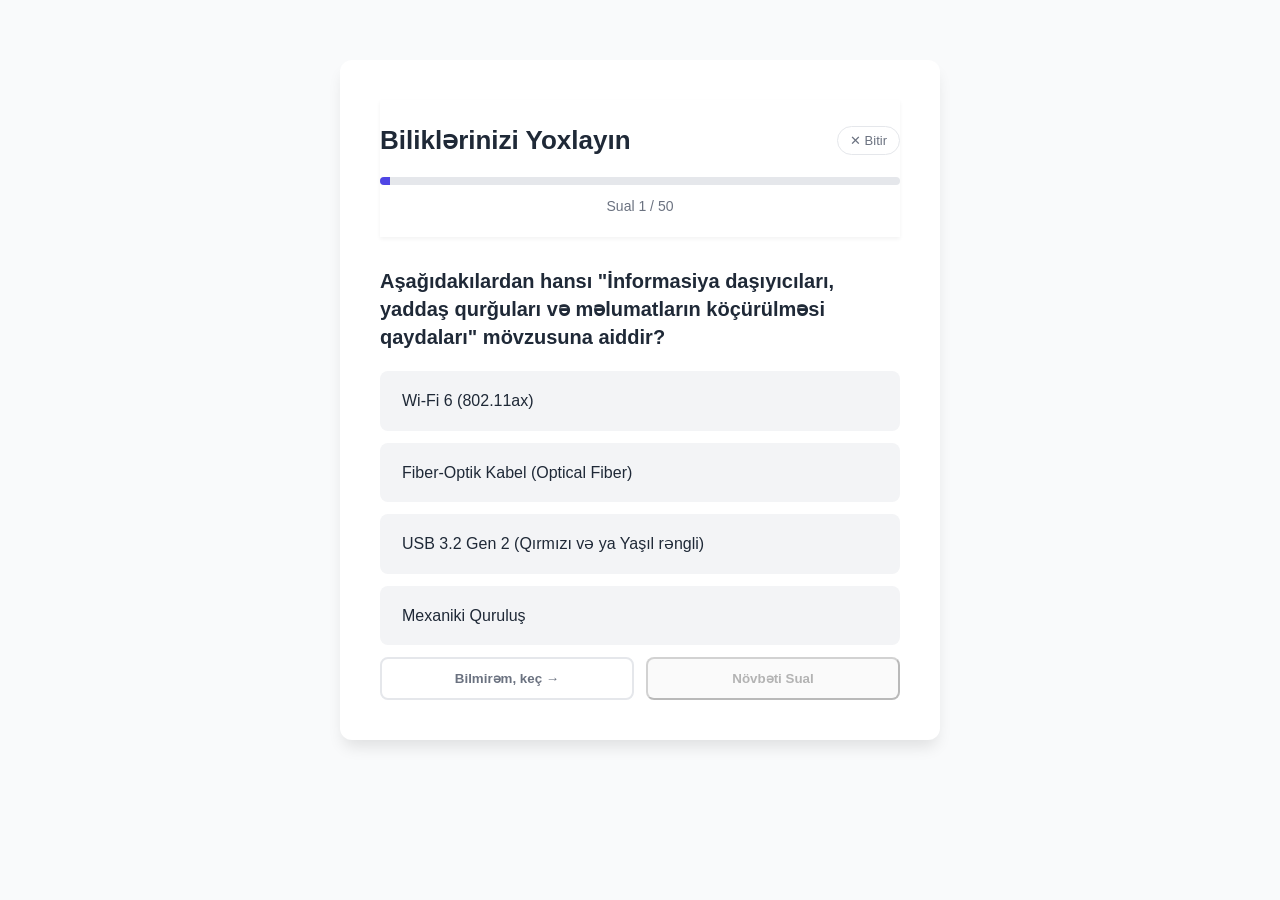
<file: quiz.html>
<!DOCTYPE html>
<html lang="az">

<head>
    <meta charset="UTF-8">
    <meta name="viewport" content="width=device-width, initial-scale=1.0">
    <title>İnteraktiv Test | A.İbadov IT-Edu</title>
    <!-- Подключаем наш общий дизайн -->
    <link rel="stylesheet" href="css/style.css?v=3">
</head>

<body>

    <div class="quiz-container">

        <!-- Экран 1: Вопросы -->
        <div id="quiz-screen">
            <div class="header">
                <div class="quiz-header-row">
                    <h1>Biliklərinizi Yoxlayın</h1>
                    <button class="btn-finish" id="finish-btn" title="Testi bitir və nəticəni gör">✕ Bitir</button>
                </div>
                <div class="progress-bar">
                    <div class="progress-fill" id="progress-fill"></div>
                </div>
                <div class="progress-text" id="progress-text">Yüklənir...</div>
            </div>

            <div class="question-text" id="question-text">Sual yüklənir...</div>
            <div id="options-container"></div>

            <div class="quiz-actions">
                <button class="btn btn-outline-skip" id="skip-btn">Bilmirəm, keç →</button>
                <button class="btn" id="next-btn" disabled>Növbəti Sual</button>
            </div>
        </div>

        <!-- Экран 2: Результаты (скрыт по умолчанию) -->
        <div id="result-screen" class="result-screen">
            <h2>Test Tamamlandı!</h2>
            <div class="score-circle" id="score-display">0/0</div>
            <p class="feedback" id="feedback-text"></p>

            <div class="result-stats">
                <div class="stat-item stat-correct">
                    <span class="stat-num" id="stat-correct">0</span>
                    <span class="stat-label">✅ Düzgün</span>
                </div>
                <div class="stat-item stat-wrong">
                    <span class="stat-num" id="stat-wrong">0</span>
                    <span class="stat-label">❌ Səhv</span>
                </div>
                <div class="stat-item stat-skipped">
                    <span class="stat-num" id="stat-skipped">0</span>
                    <span class="stat-label">⏭️ Keçilmiş</span>
                </div>
            </div>

            <button class="btn" onclick="location.reload()">Yenidən Sına</button>
            <a href="index.html" class="btn"
                style="background-color: #1F2937; margin-top: 10px; display: block; text-align: center; text-decoration: none;">Dərslərə
                Qayıt</a>
        </div>

    </div>

    <!-- В самом низу подключаем логику -->
    <script src="js/quiz.js?v=3"></script>
    <script src="js/protect.js?v=3"></script>
</body>

</html>
</file>
<file: css/style.css>
/* =========================================
   1. БАЗОВЫЕ СТИЛИ И ГЛАВНАЯ СТРАНИЦА
   ========================================= */
:root {
    --primary: #4F46E5;
    --primary-hover: #4338CA;
    --text-dark: #1F2937;
    --text-light: #6B7280;
    --bg-color: #F9FAFB;
    --white: #FFFFFF;
}

* {
    margin: 0;
    padding: 0;
    box-sizing: border-box;
    font-family: 'Segoe UI', Roboto, Helvetica, Arial, sans-serif;
}

body {
    background-color: var(--bg-color);
    color: var(--text-dark);
    line-height: 1.6;
    -webkit-user-select: none;
    -moz-user-select: none;
    user-select: none;
}

/* Sahələrdə mətn yazmaq (seçmək) hələ də mümkün olmalıdır */
input, textarea {
    -webkit-user-select: text;
    -moz-user-select: text;
    user-select: text;
}

img {
    -webkit-user-drag: none;
    -webkit-touch-callout: none;
}

.container {
    max-width: 1100px;
    margin: 0 auto;
    padding: 0 20px;
}

/* Шапка */
.header {
    background-color: var(--white);
    box-shadow: 0 2px 4px rgba(0,0,0,0.05);
    padding: 20px 0;
    position: sticky;
    top: 0;
}
.header-flex {
    display: flex;
    justify-content: space-between;
    align-items: center;
}
.logo {
    font-size: 24px;
    font-weight: bold;
    color: var(--primary);
}
.nav-links {
    display: flex;
    align-items: center;
    gap: 6px;
}
.nav-links a {
    text-decoration: none;
    color: var(--text-dark);
    font-weight: 500;
    padding: 9px 16px;
    border-radius: 8px;
    transition: background-color 0.2s ease, color 0.2s ease;
    white-space: nowrap;
}
.nav-links a:hover {
    background-color: #EEF2FF;
    color: var(--primary);
}
.nav-links a.active {
    background-color: var(--primary);
    color: var(--white);
}
.nav-links a.active:hover {
    background-color: var(--primary-hover);
    color: var(--white);
}

.mobile-menu-btn {
    display: none;
    background: none;
    border: none;
    font-size: 26px;
    color: var(--primary);
    cursor: pointer;
    z-index: 1001;
}

/* Главный экран (Hero) */
.hero {
    text-align: center;
    padding: 80px 20px;
}
.hero h1 {
    font-size: 48px;
    margin-bottom: 20px;
    color: #111827;
}
.hero p {
    font-size: 20px;
    color: var(--text-light);
    margin-bottom: 40px;
    max-width: 600px;
    margin-left: auto;
    margin-right: auto;
}
.btn {
    display: inline-block;
    padding: 12px 28px;
    border-radius: 8px;
    text-decoration: none;
    font-weight: bold;
    transition: 0.3s;
}
.btn-primary {
    background-color: var(--primary);
    color: var(--white);
}
.btn-primary:hover {
    background-color: var(--primary-hover);
}
.btn-outline {
    background-color: transparent;
    color: var(--primary);
    border: 2px solid var(--primary);
    margin-left: 15px;
}
.btn-outline:hover {
    background-color: var(--primary);
    color: var(--white);
}
.hero-buttons {
    display: flex;
    justify-content: center;
    align-items: center;
    flex-wrap: wrap;
    gap: 15px;
}
.hero-buttons .btn-outline {
    margin-left: 0;
}

/* Карточки разделов */
.categories {
    padding: 60px 20px;
}
.categories h2 {
    text-align: center;
    font-size: 32px;
    margin-bottom: 40px;
}
.grid {
    display: grid;
    grid-template-columns: repeat(auto-fit, minmax(300px, 1fr));
    gap: 30px;
}
.card {
    background-color: var(--white);
    padding: 30px;
    border-radius: 12px;
    box-shadow: 0 4px 6px rgba(0,0,0,0.05);
    transition: transform 0.3s;
}
.card:hover {
    transform: translateY(-5px);
}
.card h3 {
    margin-bottom: 15px;
    color: var(--primary);
}
.card p {
    color: var(--text-light);
    margin-bottom: 20px;
}
.card-link {
    color: var(--primary);
    text-decoration: none;
    font-weight: bold;
}

/* Подвал */
.footer {
    text-align: center;
    padding: 40px 20px;
    color: var(--text-light);
    border-top: 1px solid #E5E7EB;
    margin-top: 40px;
}

/* =========================================
   2. СТИЛИ ДЛЯ СТРАНИЦЫ СТАТЬИ (ARTICLE)
   ========================================= */
.article-container {
    max-width: 800px; 
    margin: 40px auto;
    background-color: var(--white);
    padding: 40px;
    border-radius: 12px;
    box-shadow: 0 4px 6px rgba(0,0,0,0.05);
}

.breadcrumbs {
    font-size: 14px;
    color: var(--text-light);
    margin-bottom: 30px;
}
.breadcrumbs a {
    color: var(--primary);
    text-decoration: none;
}
.breadcrumbs a:hover {
    text-decoration: underline;
}

.content h1 {
    font-size: 36px;
    margin-bottom: 10px;
}
.article-meta {
    font-size: 14px;
    color: var(--text-light);
    margin-bottom: 30px;
    border-bottom: 1px solid #E5E7EB;
    padding-bottom: 15px;
}

.content h2 {
    font-size: 24px;
    margin-top: 30px;
    margin-bottom: 15px;
    color: var(--text-dark);
}

.content p, .content li {
    font-size: 18px;
    line-height: 1.8;
    margin-bottom: 15px;
    overflow-wrap: break-word;
    word-break: break-word;
}

/* Кейс: не все таблицы в старом контенте обёрнуты в скролл-контейнер —
   подстраховываемся на уровне самой таблицы, чтобы телефон не уезжал вбок */
.content table {
    display: block;
    overflow-x: auto;
    -webkit-overflow-scrolling: touch;
    max-width: 100%;
}

kbd {
    background-color: #f3f4f6;
    border: 1px solid #d1d5db;
    border-radius: 4px;
    box-shadow: 0 1px 1px rgba(0,0,0,0.2);
    color: #374151;
    font-family: monospace;
    font-size: 14px;
    padding: 2px 6px;
}

.alert {
    padding: 20px;
    border-radius: 8px;
    margin: 20px 0;
}
.alert-info {
    background-color: #EFF6FF;
    border-left: 4px solid #3B82F6;
    color: #1E3A8A;
}

.article-image img {
    max-width: 100%;
    border-radius: 8px;
    margin-top: 20px;
}
.caption {
    font-size: 14px;
    color: var(--text-light);
    text-align: center;
    margin-top: 5px;
    font-style: italic;
}

/* =========================================
   3. СТИЛИ ДЛЯ СТРАНИЦЫ ТЕСТОВ (QUIZ)
   ========================================= */
.quiz-container {
    background-color: var(--white);
    width: 100%;
    max-width: 600px;
    margin: 60px auto; 
    border-radius: 12px;
    box-shadow: 0 10px 15px -3px rgba(0, 0, 0, 0.1);
    padding: 40px;
}

.quiz-container .header {
    text-align: center;
    margin-bottom: 30px;
}
.quiz-header-row {
    display: flex;
    justify-content: space-between;
    align-items: center;
    gap: 10px;
    text-align: left;
}
.quiz-header-row h1 {
    font-size: 26px;
}
.btn-finish {
    flex-shrink: 0;
    background: none;
    border: 1px solid #E5E7EB;
    color: var(--text-light);
    font-size: 13px;
    padding: 6px 12px;
    border-radius: 20px;
    cursor: pointer;
    transition: 0.2s;
    white-space: nowrap;
}
.btn-finish:hover {
    background-color: #FEE2E2;
    border-color: #EF4444;
    color: #991B1B;
}
.progress-bar {
    width: 100%;
    height: 8px;
    background-color: #E5E7EB;
    border-radius: 4px;
    margin-top: 15px;
    overflow: hidden;
}
.progress-fill {
    height: 100%;
    background-color: var(--primary);
    width: 0%;
    transition: width 0.3s ease;
}
.progress-text { 
    color: var(--text-light); 
    font-size: 14px; 
    margin-top: 10px; 
}

.question-text { 
    font-size: 20px; 
    margin-bottom: 20px; 
    font-weight: 600; 
    line-height: 1.4; 
}

.option {
    background-color: #F3F4F6;
    border: 2px solid transparent;
    padding: 15px 20px;
    border-radius: 8px;
    margin-bottom: 12px;
    cursor: pointer;
    font-size: 16px;
    transition: all 0.2s;
}

.option:hover { background-color: #E5E7EB; }
.option.selected { border-color: var(--primary); background-color: #EEF2FF; }
.option.correct { border-color: #10B981; background-color: #D1FAE5; color: #065F46; }
.option.wrong { border-color: #EF4444; background-color: #FEE2E2; color: #991B1B; }

.quiz-actions {
    display: flex;
    gap: 12px;
}
.quiz-actions .btn {
    flex: 1;
}
.btn-outline-skip {
    flex: 1;
    background: none;
    border: 2px solid #E5E7EB;
    color: var(--text-light);
    padding: 12px 28px;
    border-radius: 8px;
    font-weight: bold;
    cursor: pointer;
    transition: 0.2s;
}
.btn-outline-skip:hover {
    border-color: var(--primary);
    color: var(--primary);
}

.result-screen {
    text-align: center; 
    display: none; 
}
.score-circle {
    width: 120px;
    height: 120px;
    border-radius: 50%;
    background-color: #EEF2FF;
    display: flex;
    justify-content: center;
    align-items: center;
    font-size: 32px;
    font-weight: bold;
    color: var(--primary);
    margin: 0 auto 20px auto;
    border: 4px solid var(--primary);
}
.feedback {
    font-size: 18px;
    margin-bottom: 25px;
    color: var(--text-light);
}

.result-stats {
    display: flex;
    gap: 10px;
    margin-bottom: 25px;
}
.stat-item {
    flex: 1;
    padding: 14px 8px;
    border-radius: 10px;
    display: flex;
    flex-direction: column;
    align-items: center;
    gap: 4px;
}
.stat-num {
    font-size: 24px;
    font-weight: bold;
}
.stat-label {
    font-size: 12px;
    color: var(--text-light);
}
.stat-correct { background-color: #D1FAE5; }
.stat-correct .stat-num { color: #065F46; }
.stat-wrong { background-color: #FEE2E2; }
.stat-wrong .stat-num { color: #991B1B; }
.stat-skipped { background-color: #F3F4F6; }
.stat-skipped .stat-num { color: var(--text-dark); }
/* =========================================
   4. БЛОК СБОРА КОНТАКТОВ (LEAD GEN)
   ========================================= */
.lead-gen-section {
    background-color: var(--white);
    padding: 60px 20px;
    margin-top: 40px;
    border-top: 1px solid #E5E7EB;
}

.lead-gen-container {
    max-width: 800px;
    margin: 0 auto;
    background-color: #EEF2FF; /* Нежно-синий фон, чтобы выделить блок */
    border-radius: 12px;
    padding: 40px;
    text-align: center;
    box-shadow: 0 4px 6px rgba(0,0,0,0.05);
}

.lead-gen-text h2 {
    font-size: 28px;
    color: var(--primary);
    margin-bottom: 10px;
}

.lead-gen-text p {
    font-size: 16px;
    color: var(--text-dark);
    margin-bottom: 30px;
}

.lead-gen-form {
    display: flex;
    justify-content: center;
    gap: 15px; /* Расстояние между полем ввода и кнопкой */
}

.lead-gen-form input[type="email"] {
    width: 60%;
    padding: 12px 20px;
    border: 2px solid #D1D5DB;
    border-radius: 8px;
    font-size: 16px;
    outline: none;
    transition: border-color 0.3s;
}

.lead-gen-form input[type="email"]:focus {
    border-color: var(--primary); /* Синяя рамка при вводе текста */
}

/* Адаптивность для телефонов: делаем элементы друг под другом */
@media (max-width: 600px) {
    .lead-gen-form {
        flex-direction: column;
    }
    .lead-gen-form input[type="email"] {
        width: 100%;
    }
}
/* =========================================
   5. AKKORDEON DİZAYNI (KURS MODULLARI ÜÇÜN)
   ========================================= */
.course-module {
    background-color: var(--white);
    border: 1px solid #E5E7EB;
    border-radius: 8px;
    margin-bottom: 15px;
    overflow: hidden;
    box-shadow: 0 2px 4px rgba(0,0,0,0.02);
}

.course-module summary {
    padding: 20px;
    font-size: 18px;
    font-weight: bold;
    color: var(--primary);
    cursor: pointer;
    background-color: #F9FAFB;
    list-style: none; /* Standart oxu gizlədirik */
    display: flex;
    justify-content: space-between;
    align-items: center;
}

/* Xüsusi ox işarəsi əlavə edirik */
.course-module summary::after {
    content: '+';
    font-size: 24px;
    color: var(--text-light);
    transition: 0.3s;
}

.course-module[open] summary::after {
    content: '-';
    color: var(--primary);
}

.course-module summary:hover {
    background-color: #EEF2FF;
}

.module-content {
    padding: 10px 20px 20px 20px;
    border-top: 1px solid #E5E7EB;
    display: flex;
    flex-direction: column;
    gap: 10px;
}

.lesson-link {
    text-decoration: none;
    color: var(--text-dark);
    padding: 12px 15px;
    border-radius: 6px;
    background-color: #F3F4F6;
    transition: 0.2s;
    font-size: 16px;
}

.lesson-link:hover {
    background-color: var(--primary);
    color: var(--white);
    transform: translateX(5px);
}

/* =========================================
   6. MOBİL NAVİQASİYA (BURGER MENYU)
   ========================================= */
@media (max-width: 640px) {
    .mobile-menu-btn {
        display: block;
    }

    .nav-links {
        position: fixed;
        top: 0;
        right: -280px;
        width: 240px;
        height: 100vh;
        background-color: var(--white);
        box-shadow: -5px 0 15px rgba(0, 0, 0, 0.1);
        flex-direction: column;
        align-items: flex-start;
        padding-top: 90px;
        transition: right 0.3s ease;
        z-index: 1000;
    }

    .nav-links.open {
        right: 0;
    }

    .nav-links a {
        display: block;
        margin-left: 0;
        padding: 14px 25px;
        width: 100%;
        border-bottom: 1px solid #F3F4F6;
        border-radius: 0;
    }

    .hero h1 {
        font-size: 32px;
    }
    .hero p {
        font-size: 16px;
    }
    .hero {
        padding: 50px 20px;
    }
}
</file>
